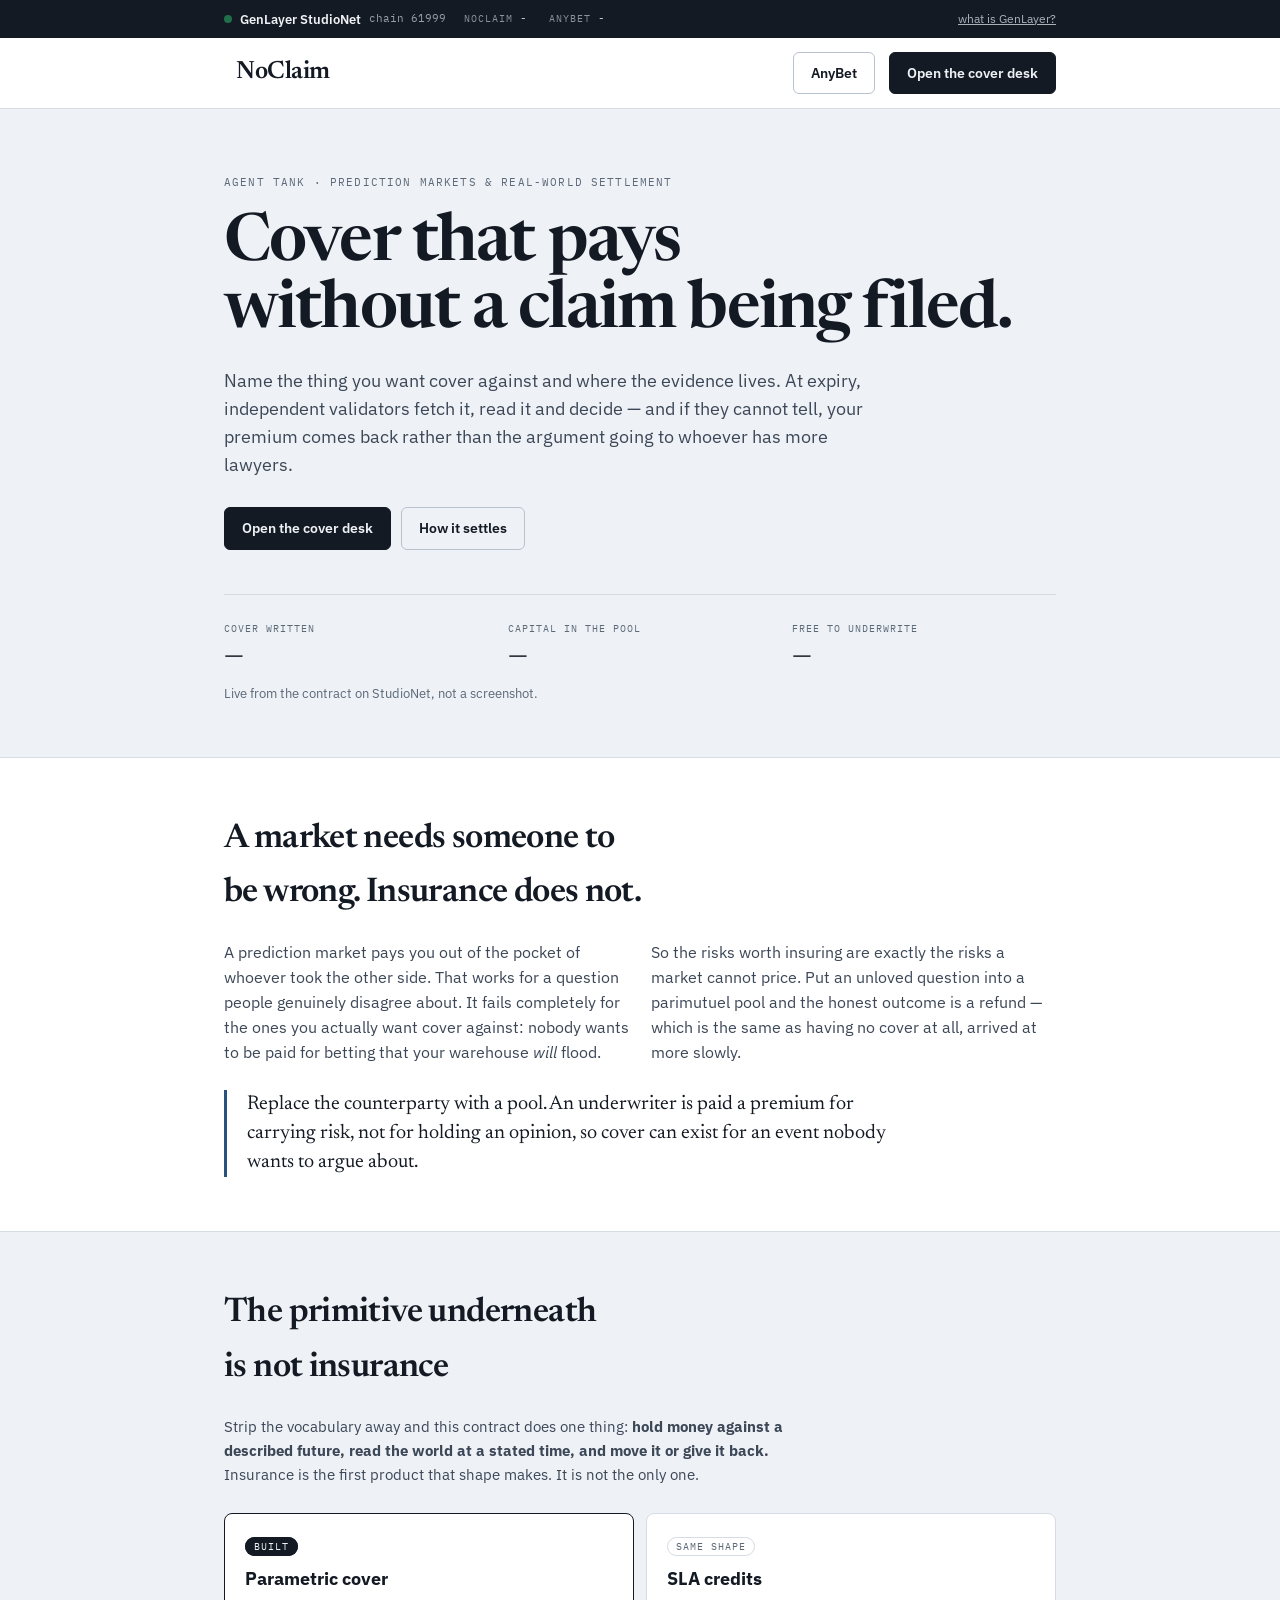
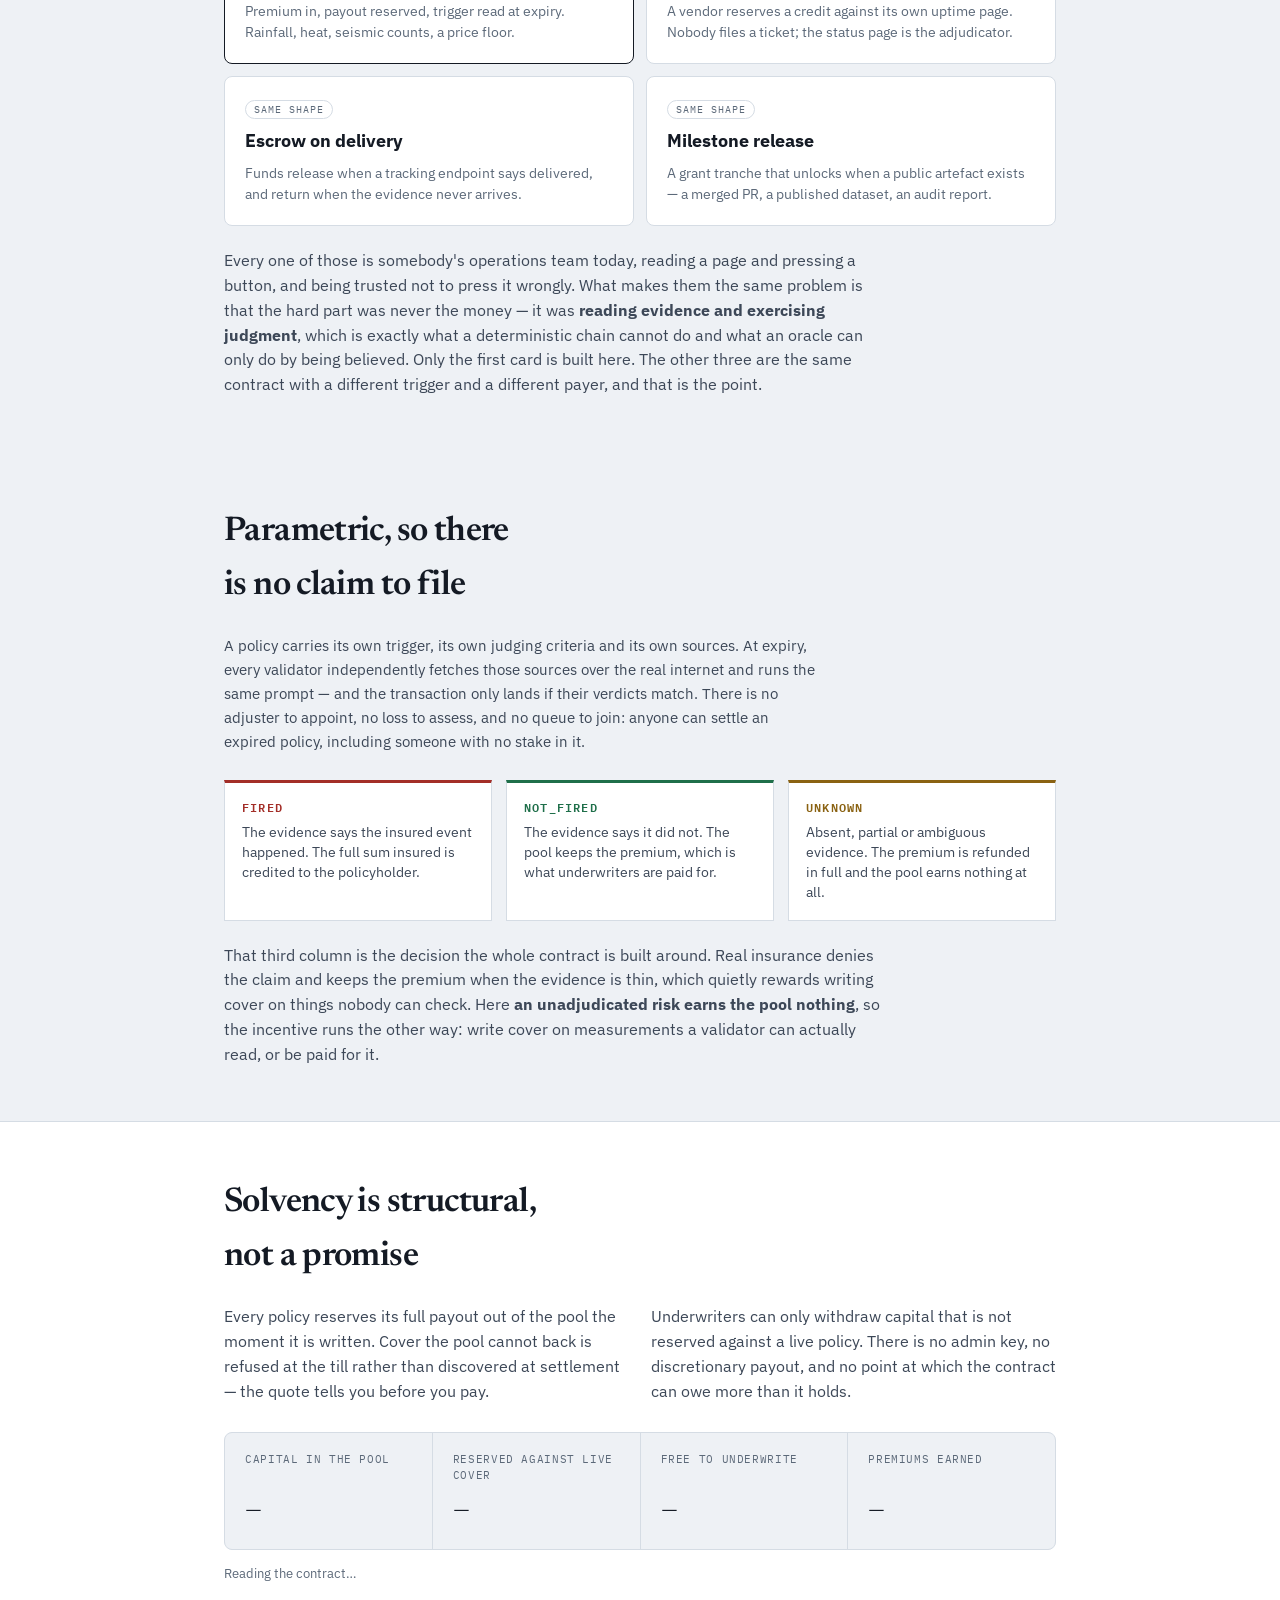
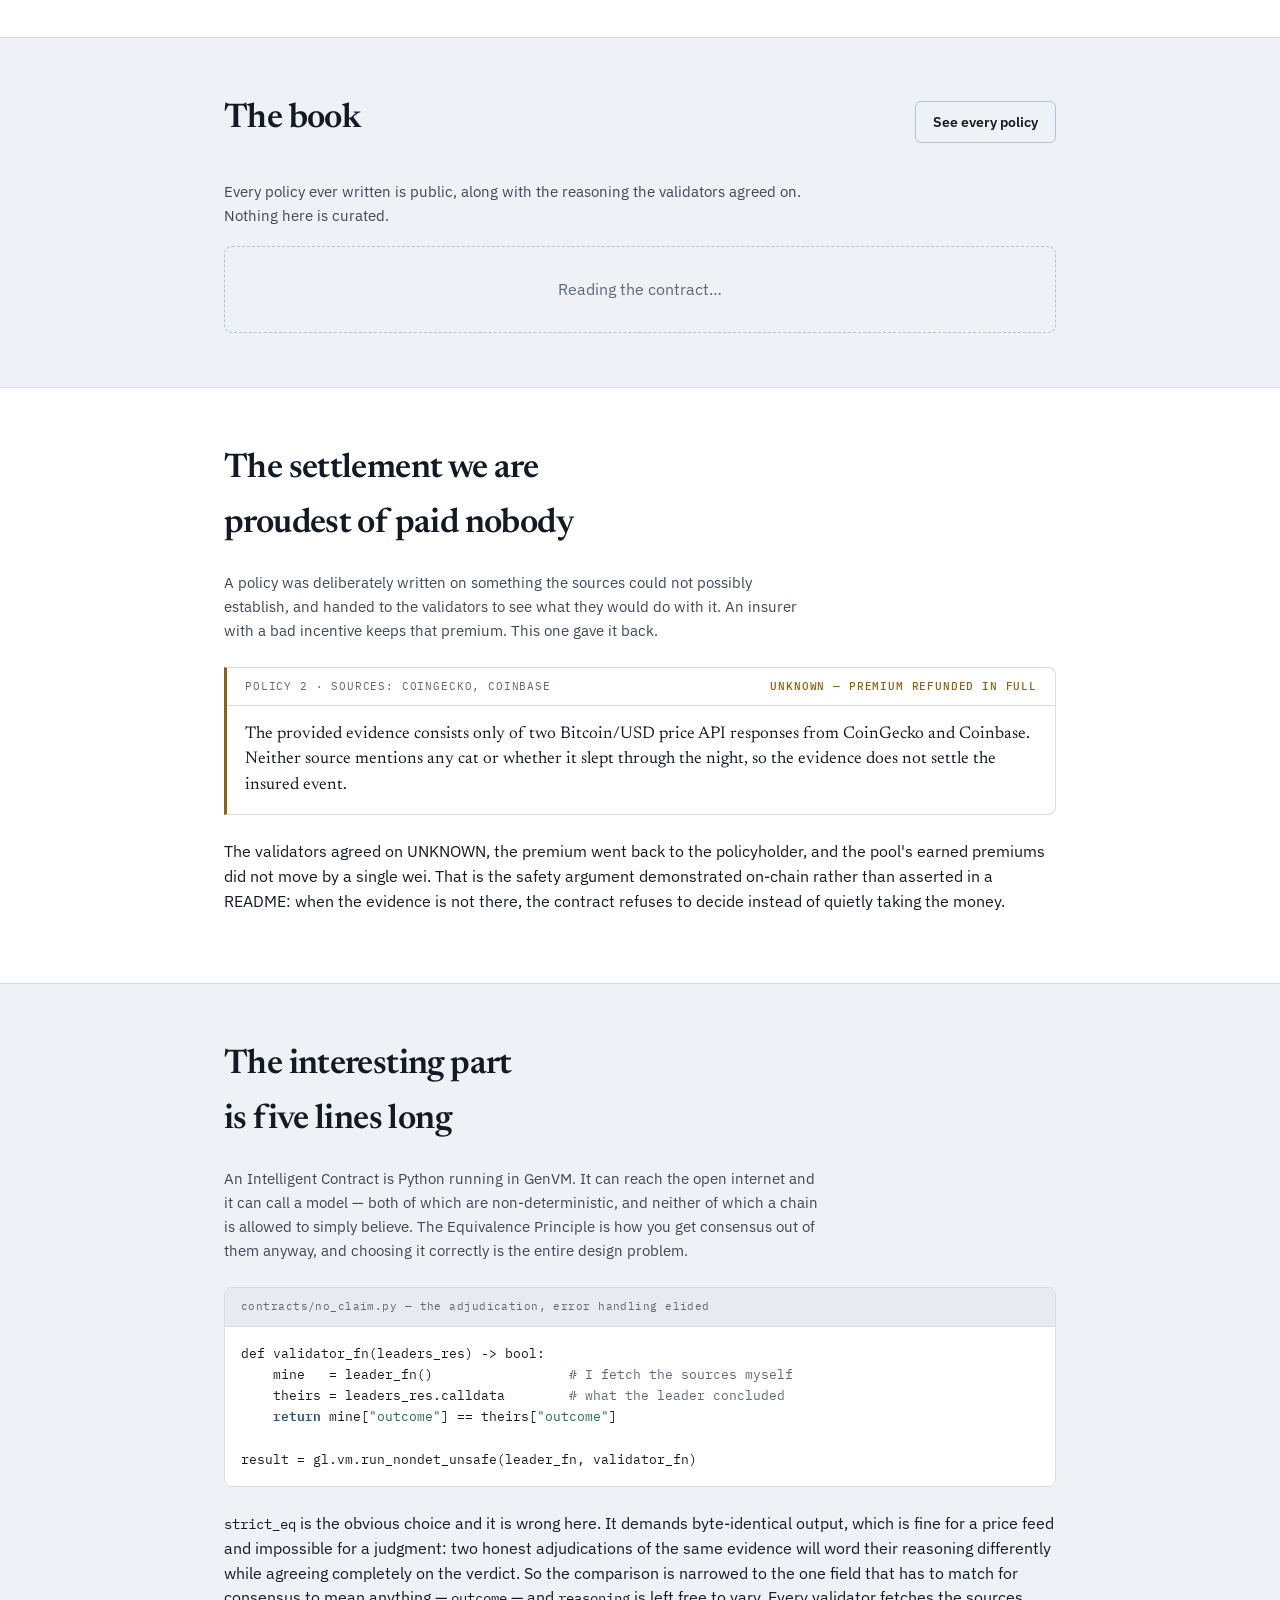
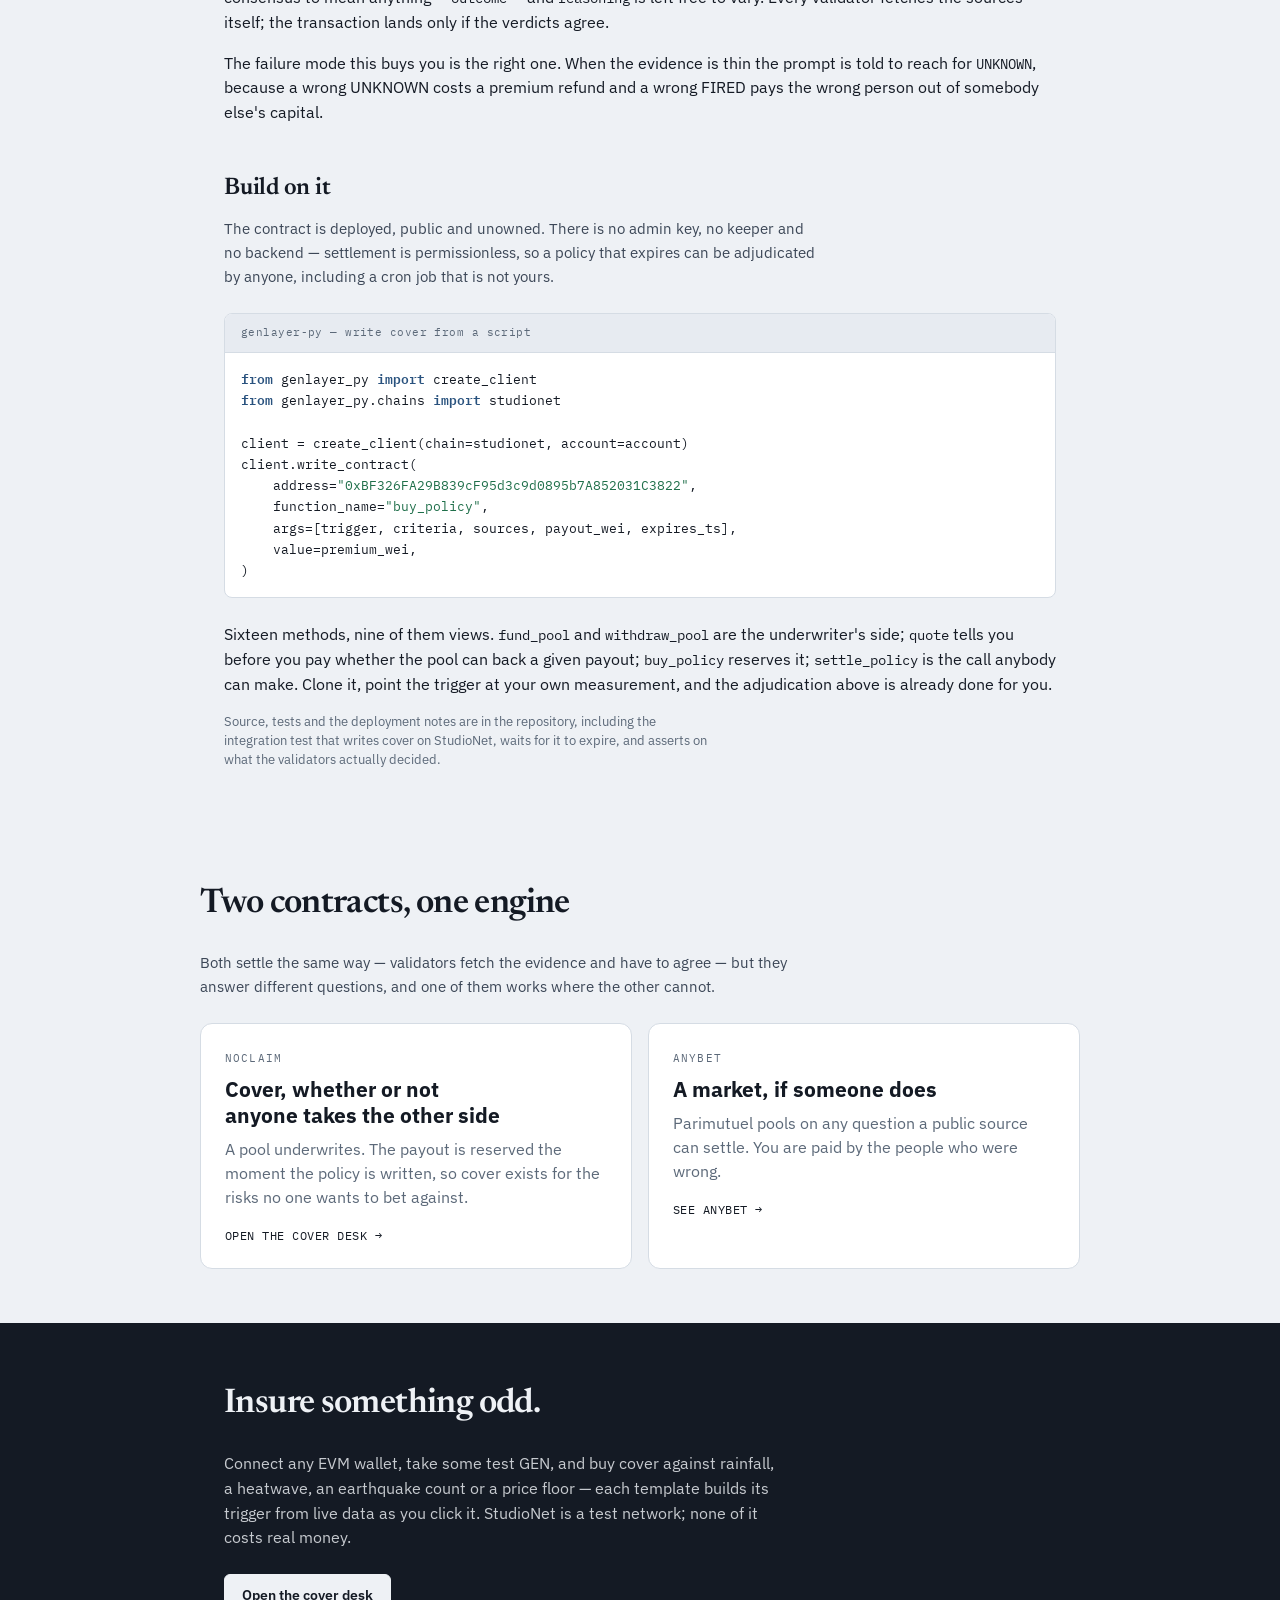
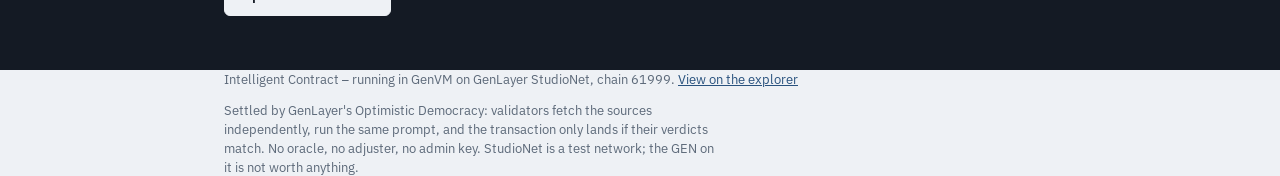
<file: frontend/index.html>
<!doctype html>
<html lang="en">
<head>
<meta charset="utf-8">
<meta name="viewport" content="width=device-width, initial-scale=1">
<title>NoClaim - cover that pays without a claim being filed</title>
<meta name="description" content="Parametric insurance on GenLayer. Name the trigger and where the evidence lives; validators read it and decide. If they cannot tell, your premium comes back in full.">
<link rel="preconnect" href="https://fonts.googleapis.com">
<link rel="preconnect" href="https://fonts.gstatic.com" crossorigin>
<link rel="stylesheet" href="https://fonts.googleapis.com/css2?family=Newsreader:ital,opsz,wght@0,6..72,400;0,6..72,500;0,6..72,600;0,6..72,700&family=IBM+Plex+Mono:wght@400;500;600&family=IBM+Plex+Sans:wght@400;500;600&display=swap">
<link rel="icon" id="favicon" href="data:,">
<link rel="stylesheet" href="styles.css">
<script type="importmap">
{
  "imports": {
    "genlayer-js": "https://esm.sh/genlayer-js@1.1.8",
    "genlayer-js/chains": "https://esm.sh/genlayer-js@1.1.8/chains",
    "genlayer-js/types": "https://esm.sh/genlayer-js@1.1.8/types"
  }
}
</script>
</head>
<body class="home">

<!-- The same bar the desks carry. This page signs nothing, so it shows no
     account - but it names the network and both contracts, because arriving
     here and arriving at the app should not tell you different things about
     where this runs. -->
<div class="netbar" id="netbar">
  <div class="wrap netbar-inner">
    <span class="net-state">
      <span class="dot"></span>
      <strong>GenLayer StudioNet</strong>
      <span class="net-id">chain 61999</span>
    </span>
    <a class="net-contract" id="net-contract-cover" href="#" target="_blank" rel="noopener" title="The NoClaim contract on the explorer">
      <span class="label">noclaim</span>
      <code id="cover-address">-</code>
    </a>
    <!-- anybet:start -->
    <a class="net-contract" id="net-contract-bet" href="#" target="_blank" rel="noopener" title="The AnyBet contract on the explorer">
      <span class="label">anybet</span>
      <code id="contract-address">-</code>
    </a>
    <!-- anybet:end -->
    <div class="netbar-right">
      <a class="link" href="https://genlayer.com" target="_blank" rel="noopener">what is GenLayer?</a>
    </div>
  </div>
</div>

<header class="home-nav">
  <div class="wrap home-nav-inner">
    <a class="lockup" href="index.html">
      <span class="mark-slot" id="mark-slot"></span>
      <span class="wordmark">NoClaim</span>
    </a>
    <nav>
      <!-- anybet:start -->
      <a class="btn-link ghost" href="anybet.html">AnyBet</a>
      <!-- anybet:end -->
      <a class="btn-link primary" href="noclaim.html">Open the cover desk</a>
    </nav>
  </div>
</header>

<main>

  <section class="hero wrap">
    <p class="eyebrow">Agent Tank &middot; Prediction Markets &amp; Real-World Settlement</p>
    <h1>Cover that pays<br>without a claim being filed.</h1>
    <p class="hero-lede">
      Name the thing you want cover against and where the evidence lives. At
      expiry, independent validators fetch it, read it and decide &mdash; and if
      they cannot tell, your premium comes back rather than the argument going
      to whoever has more lawyers.
    </p>
    <div class="hero-actions">
      <a class="btn-link primary" href="noclaim.html">Open the cover desk</a>
      <a class="btn-link ghost" href="#settles">How it settles</a>
    </div>
    <dl class="hero-stats" id="hero-stats">
      <div><dt>Cover written</dt><dd id="stat-policies">&mdash;</dd></div>
      <div><dt>Capital in the pool</dt><dd id="stat-pool">&mdash;</dd></div>
      <div><dt>Free to underwrite</dt><dd id="stat-free">&mdash;</dd></div>
    </dl>
    <p class="hero-note">Live from the contract on StudioNet, not a screenshot.</p>
  </section>

  <section class="band">
    <div class="wrap">
      <h2>A market needs someone to be wrong. Insurance does not.</h2>
      <div class="two-col">
        <p>
          A prediction market pays you out of the pocket of whoever took the
          other side. That works for a question people genuinely disagree
          about. It fails completely for the ones you actually want cover
          against: nobody wants to be paid for betting that your warehouse
          <em>will</em> flood.
        </p>
        <p>
          So the risks worth insuring are exactly the risks a market cannot
          price. Put an unloved question into a parimutuel pool and the honest
          outcome is a refund &mdash; which is the same as having no cover at
          all, arrived at more slowly.
        </p>
      </div>
      <p class="pull">
        Replace the counterparty with a pool. An underwriter is paid a premium
        for carrying risk, not for holding an opinion, so cover can exist for
        an event nobody wants to argue about.
      </p>
    </div>
  </section>

  <!-- The bigger claim, made carefully: what is built is parametric cover, and
       what it is built out of is more general than that. -->
  <section class="wrap">
    <h2>The primitive underneath is not insurance</h2>
    <p class="lede">
      Strip the vocabulary away and this contract does one thing:
      <strong>hold money against a described future, read the world at a stated
      time, and move it or give it back.</strong> Insurance is the first product
      that shape makes. It is not the only one.
    </p>

    <div class="shapes">
      <div class="shape built">
        <span class="shape-tag">built</span>
        <h3>Parametric cover</h3>
        <p>Premium in, payout reserved, trigger read at expiry. Rainfall, heat, seismic counts, a price floor.</p>
      </div>
      <div class="shape">
        <span class="shape-tag">same shape</span>
        <h3>SLA credits</h3>
        <p>A vendor reserves a credit against its own uptime page. Nobody files a ticket; the status page is the adjudicator.</p>
      </div>
      <div class="shape">
        <span class="shape-tag">same shape</span>
        <h3>Escrow on delivery</h3>
        <p>Funds release when a tracking endpoint says delivered, and return when the evidence never arrives.</p>
      </div>
      <div class="shape">
        <span class="shape-tag">same shape</span>
        <h3>Milestone release</h3>
        <p>A grant tranche that unlocks when a public artefact exists &mdash; a merged PR, a published dataset, an audit report.</p>
      </div>
    </div>

    <p class="under-verdicts">
      Every one of those is somebody's operations team today, reading a page and
      pressing a button, and being trusted not to press it wrongly. What makes
      them the same problem is that the hard part was never the money &mdash; it
      was <strong>reading evidence and exercising judgment</strong>, which is
      exactly what a deterministic chain cannot do and what an oracle can only
      do by being believed. Only the first card is built here. The other three
      are the same contract with a different trigger and a different payer, and
      that is the point.
    </p>
  </section>

  <section class="wrap" id="settles">
    <h2>Parametric, so there is no claim to file</h2>
    <p class="lede">
      A policy carries its own trigger, its own judging criteria and its own
      sources. At expiry, every validator independently fetches those sources
      over the real internet and runs the same prompt &mdash; and the
      transaction only lands if their verdicts match. There is no adjuster to
      appoint, no loss to assess, and no queue to join: anyone can settle an
      expired policy, including someone with no stake in it.
    </p>

    <div class="verdicts">
      <div class="verdict-card v-no">
        <p class="name">FIRED</p>
        <p>The evidence says the insured event happened. The full sum insured is credited to the policyholder.</p>
      </div>
      <div class="verdict-card v-yes">
        <p class="name">NOT_FIRED</p>
        <p>The evidence says it did not. The pool keeps the premium, which is what underwriters are paid for.</p>
      </div>
      <div class="verdict-card v-unknown">
        <p class="name">UNKNOWN</p>
        <p>Absent, partial or ambiguous evidence. The premium is refunded in full and the pool earns nothing at all.</p>
      </div>
    </div>

    <p class="under-verdicts">
      That third column is the decision the whole contract is built around.
      Real insurance denies the claim and keeps the premium when the evidence
      is thin, which quietly rewards writing cover on things nobody can check.
      Here <strong>an unadjudicated risk earns the pool nothing</strong>, so the
      incentive runs the other way: write cover on measurements a validator can
      actually read, or be paid for it.
    </p>
  </section>

  <section class="band">
    <div class="wrap">
      <h2>Solvency is structural, not a promise</h2>
      <div class="two-col">
        <p>
          Every policy reserves its full payout out of the pool the moment it
          is written. Cover the pool cannot back is refused at the till rather
          than discovered at settlement &mdash; the quote tells you before you
          pay.
        </p>
        <p>
          Underwriters can only withdraw capital that is not reserved against a
          live policy. There is no admin key, no discretionary payout, and no
          point at which the contract can owe more than it holds.
        </p>
      </div>
      <dl class="solvency" id="solvency">
        <div><dt>Capital in the pool</dt><dd><span id="sv-total">&mdash;</span></dd></div>
        <div><dt>Reserved against live cover</dt><dd><span id="sv-reserved">&mdash;</span></dd></div>
        <div><dt>Free to underwrite</dt><dd><span id="sv-free">&mdash;</span></dd></div>
        <div><dt>Premiums earned</dt><dd><span id="sv-earned">&mdash;</span></dd></div>
      </dl>
      <p class="fineprint" id="solvency-note">Reading the contract&hellip;</p>
    </div>
  </section>

  <section class="wrap">
    <div class="section-head">
      <h2 id="policies-heading">The book</h2>
      <a class="btn-link ghost" href="noclaim.html">See every policy</a>
    </div>
    <p class="lede">
      Every policy ever written is public, along with the reasoning the
      validators agreed on. Nothing here is curated.
    </p>
    <div id="home-policies" class="home-markets">
      <p class="empty">Reading the contract&hellip;</p>
    </div>
  </section>

  <section class="band">
    <div class="wrap">
      <h2>The settlement we are proudest of paid nobody</h2>
      <p class="lede">
        A policy was deliberately written on something the sources could not
        possibly establish, and handed to the validators to see what they would
        do with it. An insurer with a bad incentive keeps that premium. This one
        gave it back.
      </p>
      <figure class="exhibit void">
        <figcaption>
          <span>Policy 2 &middot; sources: CoinGecko, Coinbase</span>
          <span class="tag">UNKNOWN &mdash; premium refunded in full</span>
        </figcaption>
        <blockquote>
          The provided evidence consists only of two Bitcoin/USD price API
          responses from CoinGecko and Coinbase. Neither source mentions any cat
          or whether it slept through the night, so the evidence does not settle
          the insured event.
        </blockquote>
      </figure>
      <p>
        The validators agreed on UNKNOWN, the premium went back to the
        policyholder, and the pool's earned premiums did not move by a single
        wei. That is the safety argument demonstrated on-chain rather than
        asserted in a README: when the evidence is not there, the contract
        refuses to decide instead of quietly taking the money.
      </p>
    </div>
  </section>

  <!-- Devs do not want the pitch, they want the mechanism. This is the whole
       mechanism, quoted from the deployed source rather than paraphrased. -->
  <section class="wrap" id="build">
    <h2>The interesting part is five lines long</h2>
    <p class="lede">
      An Intelligent Contract is Python running in GenVM. It can reach the open
      internet and it can call a model &mdash; both of which are
      non-deterministic, and neither of which a chain is allowed to simply
      believe. The Equivalence Principle is how you get consensus out of them
      anyway, and choosing it correctly is the entire design problem.
    </p>

    <figure class="code">
      <figcaption>contracts/no_claim.py &mdash; the adjudication, error handling elided</figcaption>
      <pre><code>def validator_fn(leaders_res) -&gt; bool:
    mine   = leader_fn()                 <span class="c"># I fetch the sources myself</span>
    theirs = leaders_res.calldata        <span class="c"># what the leader concluded</span>
    <span class="k">return</span> mine[<span class="s">"outcome"</span>] == theirs[<span class="s">"outcome"</span>]

result = gl.vm.run_nondet_unsafe(leader_fn, validator_fn)</code></pre>
    </figure>

    <p>
      <code>strict_eq</code> is the obvious choice and it is wrong here. It
      demands byte-identical output, which is fine for a price feed and
      impossible for a judgment: two honest adjudications of the same evidence
      will word their reasoning differently while agreeing completely on the
      verdict. So the comparison is narrowed to the one field that has to match
      for consensus to mean anything &mdash; <code>outcome</code> &mdash; and
      <code>reasoning</code> is left free to vary. Every validator fetches the
      sources itself; the transaction lands only if the verdicts agree.
    </p>
    <p>
      The failure mode this buys you is the right one. When the evidence is
      thin the prompt is told to reach for <code>UNKNOWN</code>, because a wrong
      UNKNOWN costs a premium refund and a wrong FIRED pays the wrong person out
      of somebody else's capital.
    </p>

    <h3 class="build-h3">Build on it</h3>
    <p class="lede">
      The contract is deployed, public and unowned. There is no admin key, no
      keeper and no backend &mdash; settlement is permissionless, so a policy
      that expires can be adjudicated by anyone, including a cron job that is
      not yours.
    </p>

    <figure class="code">
      <figcaption>genlayer-py &mdash; write cover from a script</figcaption>
      <pre><code><span class="k">from</span> genlayer_py <span class="k">import</span> create_client
<span class="k">from</span> genlayer_py.chains <span class="k">import</span> studionet

client = create_client(chain=studionet, account=account)
client.write_contract(
    address=<span class="s">"0xBF326FA29B839cF95d3c9d0895b7A852031C3822"</span>,
    function_name=<span class="s">"buy_policy"</span>,
    args=[trigger, criteria, sources, payout_wei, expires_ts],
    value=premium_wei,
)</code></pre>
    </figure>

    <p>
      Sixteen methods, nine of them views. <code>fund_pool</code> and
      <code>withdraw_pool</code> are the underwriter's side;
      <code>quote</code> tells you before you pay whether the pool can back a
      given payout; <code>buy_policy</code> reserves it; <code>settle_policy</code>
      is the call anybody can make. Clone it, point the trigger at your own
      measurement, and the adjudication above is already done for you.
    </p>
    <p class="fineprint">
      Source, tests and the deployment notes are in the repository, including
      the integration test that writes cover on StudioNet, waits for it to
      expire, and asserts on what the validators actually decided.
    </p>
  </section>

  <!-- anybet:start -->
  <section class="wrap products">
    <h2>Two contracts, one engine</h2>
    <p class="lede">
      Both settle the same way &mdash; validators fetch the evidence and have to
      agree &mdash; but they answer different questions, and one of them works
      where the other cannot.
    </p>
    <div class="product-grid">
      <a class="product" href="noclaim.html">
        <span class="eyebrow">NoClaim</span>
        <h3>Cover, whether or not anyone takes the other side</h3>
        <p>
          A pool underwrites. The payout is reserved the moment the policy is
          written, so cover exists for the risks no one wants to bet against.
        </p>
        <span class="product-go">Open the cover desk</span>
      </a>
      <a class="product" href="anybet.html">
        <span class="eyebrow">AnyBet</span>
        <h3>A market, if someone does</h3>
        <p>
          Parimutuel pools on any question a public source can settle. You are
          paid by the people who were wrong.
        </p>
        <span class="product-go">See AnyBet</span>
      </a>
    </div>
  </section>
  <!-- anybet:end -->

  <section class="cta">
    <div class="wrap">
      <h2>Insure something odd.</h2>
      <p>
        Connect any EVM wallet, take some test GEN, and buy cover against
        rainfall, a heatwave, an earthquake count or a price floor &mdash; each
        template builds its trigger from live data as you click it. StudioNet is
        a test network; none of it costs real money.
      </p>
      <a class="btn-link primary" href="noclaim.html">Open the cover desk</a>
    </div>
  </section>

</main>

<footer class="wrap">
  <p>
    Intelligent Contract <code id="footer-address">&mdash;</code> running in
    GenVM on GenLayer StudioNet, chain 61999.
    <a id="explorer-link" href="#" target="_blank" rel="noopener">View on the explorer</a>
  </p>
  <p class="fineprint">
    Settled by GenLayer's Optimistic Democracy: validators fetch the sources
    independently, run the same prompt, and the transaction only lands if their
    verdicts match. No oracle, no adjuster, no admin key. StudioNet is a test
    network; the GEN on it is not worth anything.
  </p>
</footer>

<script type="module" src="home.js"></script>
</body>
</html>
</file>
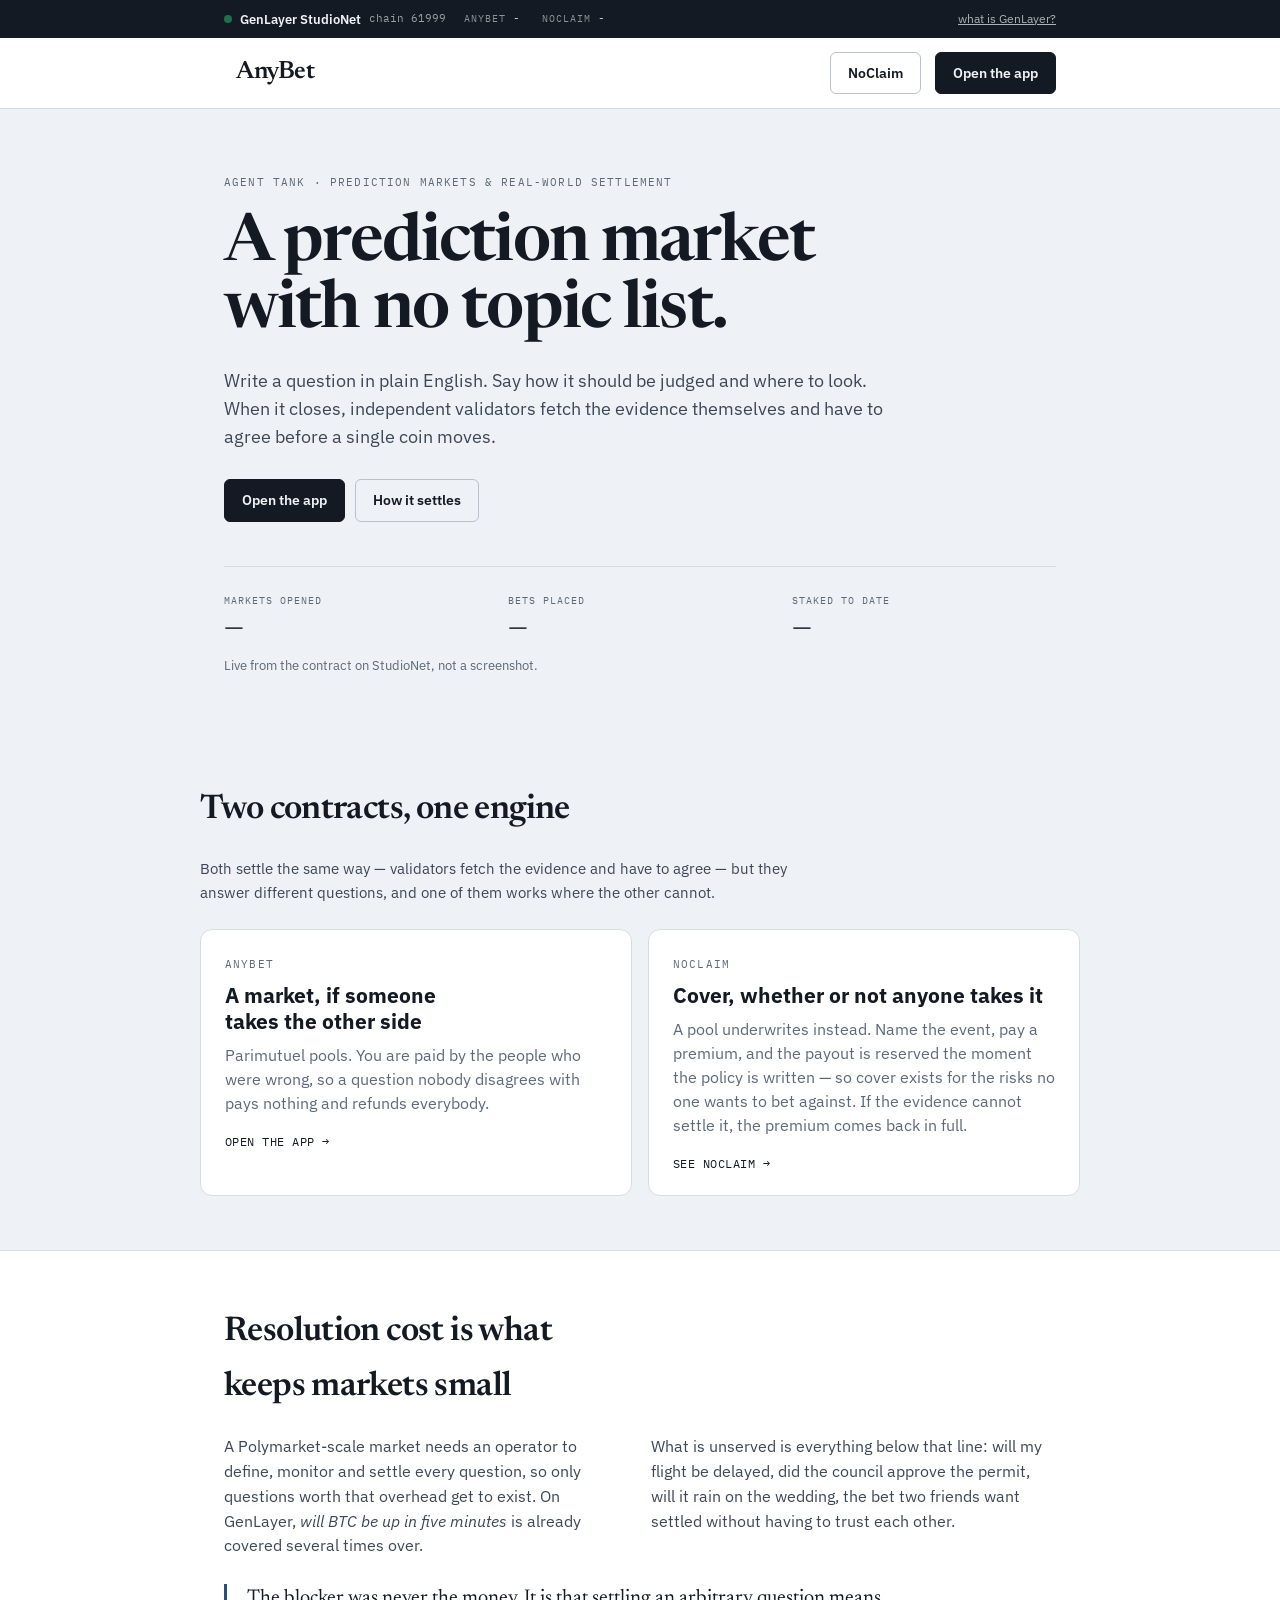
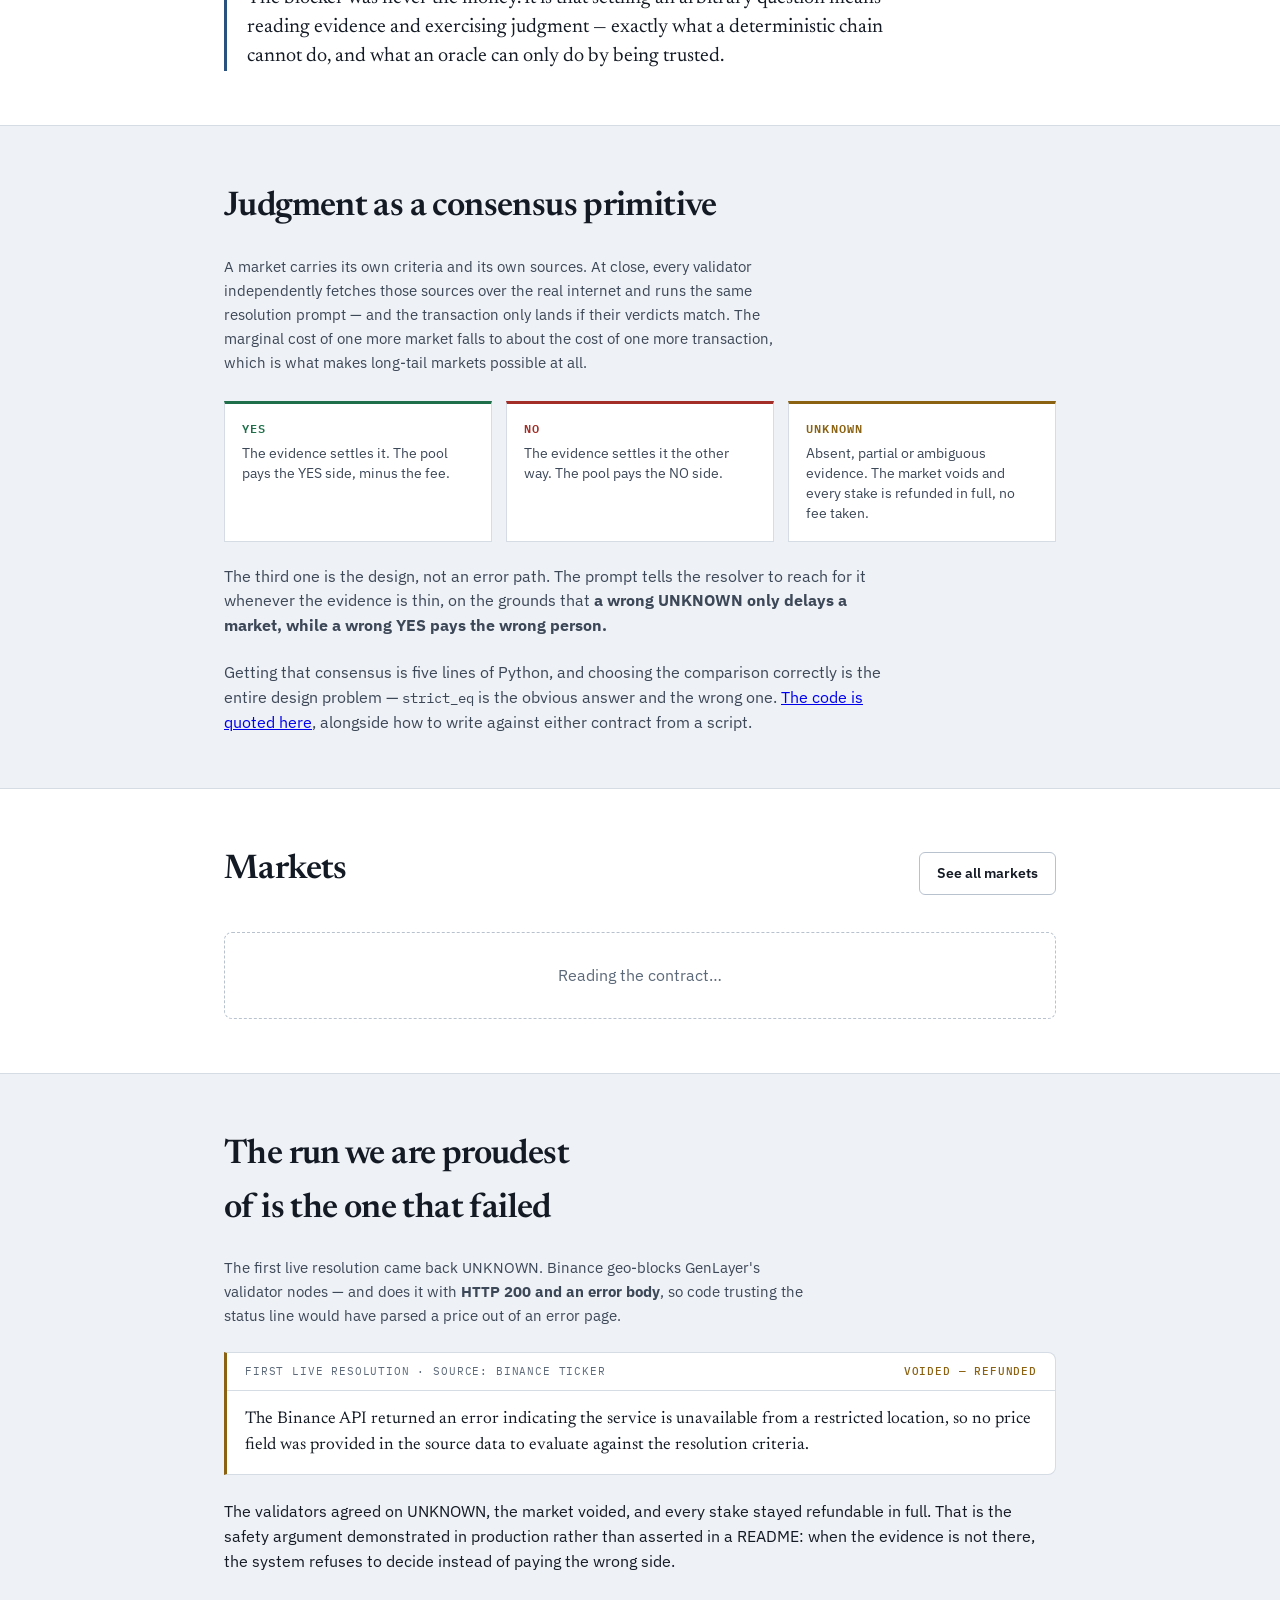
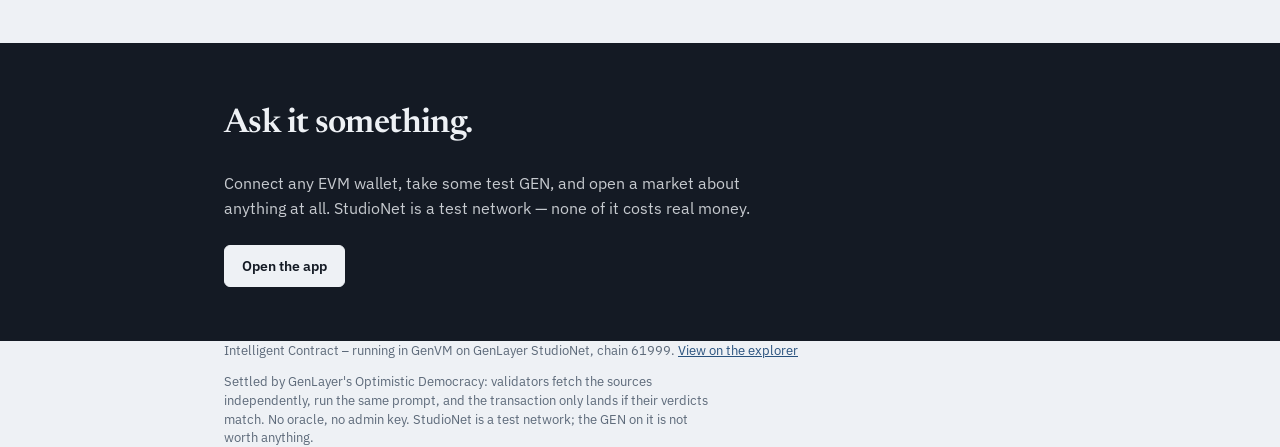
<file: frontend/anybet.html>
<!doctype html>
<html lang="en">
<head>
<meta charset="utf-8">
<meta name="viewport" content="width=device-width, initial-scale=1">
<title>AnyBet - a prediction market with no topic list</title>
<meta name="description" content="Ask any question in plain English, say how it should be judged, and GenLayer validators settle it from live evidence.">
<link rel="preconnect" href="https://fonts.googleapis.com">
<link rel="preconnect" href="https://fonts.gstatic.com" crossorigin>
<link rel="stylesheet" href="https://fonts.googleapis.com/css2?family=Newsreader:ital,opsz,wght@0,6..72,400;0,6..72,500;0,6..72,600;0,6..72,700;1,6..72,400&family=IBM+Plex+Mono:wght@400;500;600&family=IBM+Plex+Sans:wght@400;500;600&display=swap">
<link rel="icon" id="favicon" href="data:,">
<link rel="stylesheet" href="styles.css">
<script type="importmap">
{
  "imports": {
    "genlayer-js": "https://esm.sh/genlayer-js@1.1.8",
    "genlayer-js/chains": "https://esm.sh/genlayer-js@1.1.8/chains"
  }
}
</script>
</head>
<body class="home">

<!-- The same bar the two apps carry. This page signs nothing, so it shows no
     account - but it names the network and both contracts, because arriving
     here and arriving at the app should not tell you different things about
     where this runs. -->
<div class="netbar" id="netbar">
  <div class="wrap netbar-inner">
    <span class="net-state">
      <span class="dot"></span>
      <strong>GenLayer StudioNet</strong>
      <span class="net-id">chain 61999</span>
    </span>
    <a class="net-contract" id="net-contract-bet" href="#" target="_blank" rel="noopener" title="The AnyBet contract on the explorer">
      <span class="label">anybet</span>
      <code id="contract-address">-</code>
    </a>
    <!-- noclaim:start -->
    <a class="net-contract" id="net-contract-cover" href="#" target="_blank" rel="noopener" title="The NoClaim contract on the explorer">
      <span class="label">noclaim</span>
      <code id="cover-address">-</code>
    </a>
    <!-- noclaim:end -->
    <div class="netbar-right">
      <a class="link" href="https://genlayer.com" target="_blank" rel="noopener">what is GenLayer?</a>
    </div>
  </div>
</div>

<header class="home-nav">
  <div class="wrap home-nav-inner">
    <a class="lockup" href="anybet.html">
      <span class="mark-slot" id="mark-slot"></span>
      <span class="wordmark">AnyBet</span>
    </a>
    <nav>
      <!-- noclaim:start -->
      <a class="btn-link ghost" href="index.html">NoClaim</a>
      <!-- noclaim:end -->
      <a class="btn-link primary" href="app.html">Open the app</a>
    </nav>
  </div>
</header>

<main>

  <section class="hero wrap">
    <p class="eyebrow">Agent Tank &middot; Prediction Markets &amp; Real-World Settlement</p>
    <h1>A prediction market<br>with no topic list.</h1>
    <p class="hero-lede">
      Write a question in plain English. Say how it should be judged and where to
      look. When it closes, independent validators fetch the evidence themselves
      and have to agree before a single coin moves.
    </p>
    <div class="hero-actions">
      <a class="btn-link primary" href="app.html">Open the app</a>
      <a class="btn-link ghost" href="#how">How it settles</a>
    </div>
    <dl class="hero-stats" id="hero-stats">
      <div><dt>Markets opened</dt><dd id="stat-markets">&mdash;</dd></div>
      <div><dt>Bets placed</dt><dd id="stat-bets">&mdash;</dd></div>
      <div><dt>Staked to date</dt><dd id="stat-volume">&mdash;</dd></div>
    </dl>
    <p class="hero-note">Live from the contract on StudioNet, not a screenshot.</p>
  </section>

  <!-- noclaim:start -->
  <!-- NoClaim was a footnote here for too long. It is the half of this that
       does not need a counterparty, which is the more interesting half. -->
  <section class="wrap products">
    <h2>Two contracts, one engine</h2>
    <p class="lede">
      Both settle the same way &mdash; validators fetch the evidence and have to
      agree &mdash; but they answer different questions, and one of them works
      where the other cannot.
    </p>
    <div class="product-grid">
      <a class="product" href="app.html">
        <span class="eyebrow">AnyBet</span>
        <h3>A market, if someone takes the other side</h3>
        <p>
          Parimutuel pools. You are paid by the people who were wrong, so a
          question nobody disagrees with pays nothing and refunds everybody.
        </p>
        <span class="product-go">Open the app</span>
      </a>
      <a class="product" href="index.html">
        <span class="eyebrow">NoClaim</span>
        <h3>Cover, whether or not anyone takes it</h3>
        <p>
          A pool underwrites instead. Name the event, pay a premium, and the
          payout is reserved the moment the policy is written &mdash; so cover
          exists for the risks no one wants to bet against. If the evidence
          cannot settle it, the premium comes back in full.
        </p>
        <span class="product-go">See NoClaim</span>
      </a>
    </div>
  </section>
  <!-- noclaim:end -->

  <section class="band">
    <div class="wrap">
      <h2>Resolution cost is what keeps markets small</h2>
      <div class="two-col">
        <p>
          A Polymarket-scale market needs an operator to define, monitor and
          settle every question, so only questions worth that overhead get to
          exist. On GenLayer, <em>will BTC be up in five minutes</em> is already
          covered several times over.
        </p>
        <p>
          What is unserved is everything below that line: will my flight be
          delayed, did the council approve the permit, will it rain on the
          wedding, the bet two friends want settled without having to trust each
          other.
        </p>
      </div>
      <p class="pull">
        The blocker was never the money. It is that settling an arbitrary
        question means reading evidence and exercising judgment &mdash; exactly
        what a deterministic chain cannot do, and what an oracle can only do by
        being trusted.
      </p>
    </div>
  </section>

  <section class="wrap" id="how">
    <h2>Judgment as a consensus primitive</h2>
    <p class="lede">
      A market carries its own criteria and its own sources. At close, every
      validator independently fetches those sources over the real internet and
      runs the same resolution prompt &mdash; and the transaction only lands if
      their verdicts match. The marginal cost of one more market falls to about
      the cost of one more transaction, which is what makes long-tail markets
      possible at all.
    </p>

    <div class="verdicts">
      <div class="verdict-card v-yes">
        <p class="name">YES</p>
        <p>The evidence settles it. The pool pays the YES side, minus the fee.</p>
      </div>
      <div class="verdict-card v-no">
        <p class="name">NO</p>
        <p>The evidence settles it the other way. The pool pays the NO side.</p>
      </div>
      <div class="verdict-card v-unknown">
        <p class="name">UNKNOWN</p>
        <p>Absent, partial or ambiguous evidence. The market voids and every stake is refunded in full, no fee taken.</p>
      </div>
    </div>

    <p class="under-verdicts">
      The third one is the design, not an error path. The prompt tells the
      resolver to reach for it whenever the evidence is thin, on the grounds that
      <strong>a wrong UNKNOWN only delays a market, while a wrong YES pays the
      wrong person.</strong>
    </p>
    <p class="under-verdicts">
      Getting that consensus is five lines of Python, and choosing the
      comparison correctly is the entire design problem &mdash;
      <code>strict_eq</code> is the obvious answer and the wrong one.
      <!-- noclaim:start -->
      <a href="index.html#build">The code is quoted here</a>, alongside how to
      write against either contract from a script.
      <!-- noclaim:end -->
    </p>
  </section>

  <section class="band">
    <div class="wrap">
      <div class="section-head">
        <h2 id="markets-heading">Markets</h2>
        <a class="btn-link ghost" href="app.html">See all markets</a>
      </div>
      <div id="home-markets" class="home-markets">
        <p class="empty">Reading the contract&hellip;</p>
      </div>
    </div>
  </section>

  <section class="wrap">
    <h2>The run we are proudest of is the one that failed</h2>
    <p class="lede">
      The first live resolution came back UNKNOWN. Binance geo-blocks GenLayer's
      validator nodes &mdash; and does it with <strong>HTTP 200 and an error
      body</strong>, so code trusting the status line would have parsed a price
      out of an error page.
    </p>
    <figure class="exhibit void">
      <figcaption>
        <span>First live resolution &middot; source: Binance ticker</span>
        <span class="tag">Voided &mdash; refunded</span>
      </figcaption>
      <blockquote>
        The Binance API returned an error indicating the service is unavailable
        from a restricted location, so no price field was provided in the source
        data to evaluate against the resolution criteria.
      </blockquote>
    </figure>
    <p>
      The validators agreed on UNKNOWN, the market voided, and every stake stayed
      refundable in full. That is the safety argument demonstrated in production
      rather than asserted in a README: when the evidence is not there, the
      system refuses to decide instead of paying the wrong side.
    </p>
  </section>

  <section class="cta">
    <div class="wrap">
      <h2>Ask it something.</h2>
      <p>
        Connect any EVM wallet, take some test GEN, and open a market about
        anything at all. StudioNet is a test network &mdash; none of it costs
        real money.
      </p>
      <a class="btn-link primary" href="app.html">Open the app</a>
    </div>
  </section>

</main>

<footer class="wrap">
  <p>
    Intelligent Contract <code id="contract-address">&mdash;</code> running in
    GenVM on GenLayer StudioNet, chain 61999.
    <a id="explorer-link" href="#" target="_blank" rel="noopener">View on the explorer</a>
  </p>
  <p class="fineprint">
    Settled by GenLayer's Optimistic Democracy: validators fetch the sources
    independently, run the same prompt, and the transaction only lands if their
    verdicts match. No oracle, no admin key. StudioNet is a test network; the GEN
    on it is not worth anything.
  </p>
</footer>

<script type="module" src="anybet-home.js"></script>
</body>
</html>
</file>
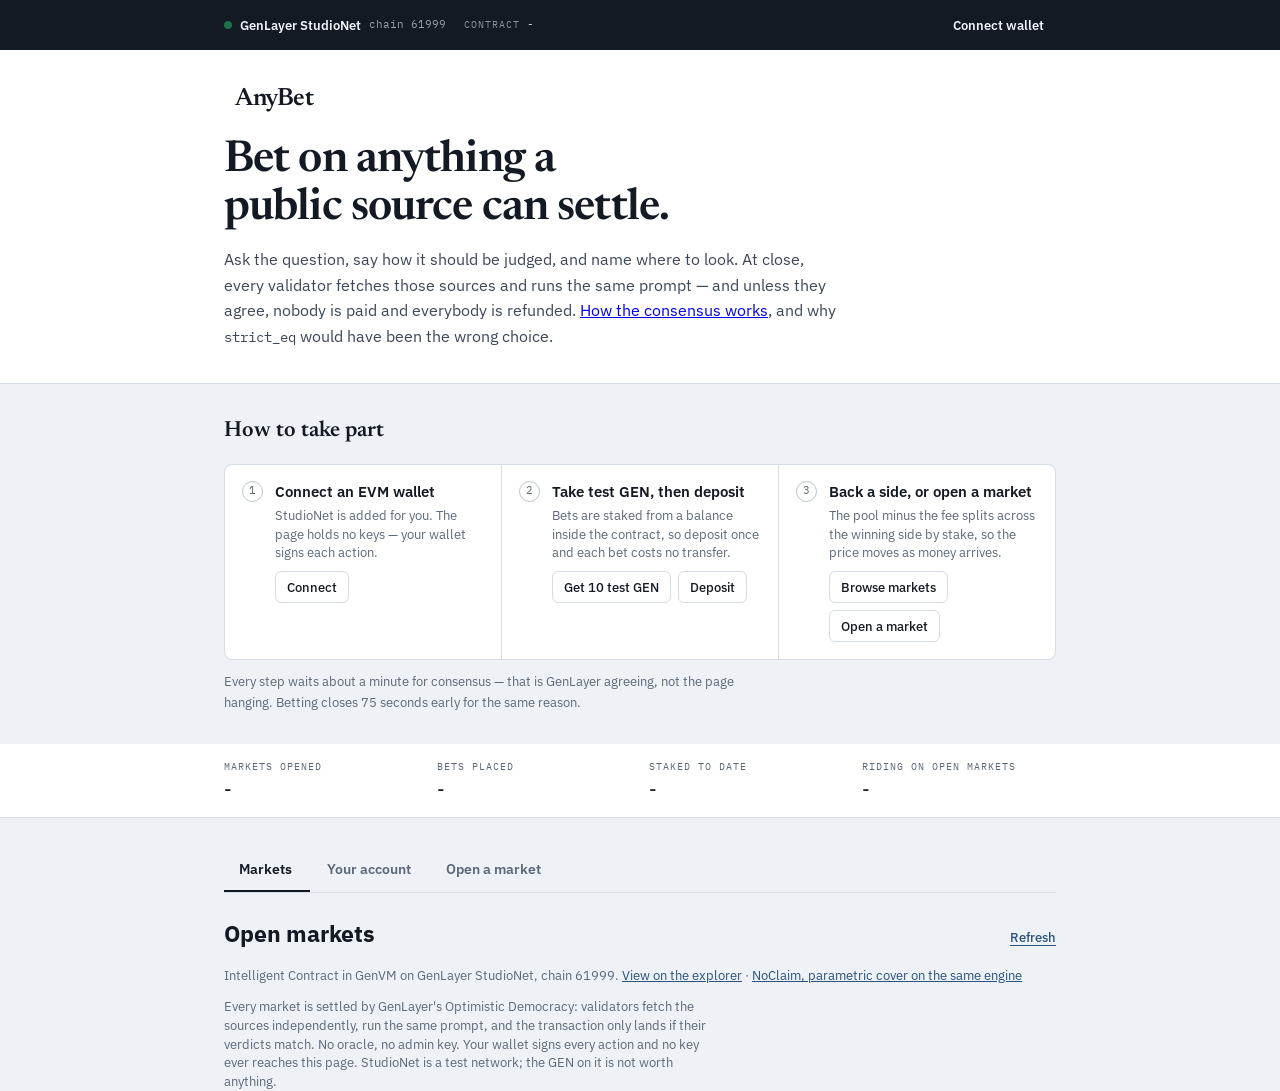
<file: frontend/app.html>
<!doctype html>
<html lang="en">
<head>
<meta charset="utf-8">
<meta name="viewport" content="width=device-width, initial-scale=1">
<title>AnyBet - bet on anything, settled by AI consensus</title>
<meta name="description" content="Parimutuel markets on GenLayer. Ask anything, say how it should be judged, and validators settle it from the evidence.">
<link rel="preconnect" href="https://fonts.googleapis.com">
<link rel="preconnect" href="https://fonts.gstatic.com" crossorigin>
<link rel="stylesheet" href="https://fonts.googleapis.com/css2?family=Newsreader:ital,opsz,wght@0,6..72,400;0,6..72,500;0,6..72,600;0,6..72,700&family=IBM+Plex+Mono:wght@400;500;600&family=IBM+Plex+Sans:wght@400;500;600&display=swap">
<link rel="icon" id="favicon" href="data:,">
<link rel="stylesheet" href="styles.css">
<script type="importmap">
{
  "imports": {
    "genlayer-js": "https://esm.sh/genlayer-js@1.1.8",
    "genlayer-js/chains": "https://esm.sh/genlayer-js@1.1.8/chains",
    "genlayer-js/types": "https://esm.sh/genlayer-js@1.1.8/types"
  }
}
</script>
</head>
<body class="desk">

<!-- noclaim:start -->
<!-- Same bar as the cover desk, deliberately. These are two contracts on one
     chain, and a wallet that wandered off it breaks both the same way. -->
<!-- noclaim:end -->
<div class="netbar" id="netbar">
  <div class="wrap netbar-inner">
    <span class="net-state" id="net-state">
      <span class="dot" id="net-dot"></span>
      <strong id="net-name">GenLayer StudioNet</strong>
      <span class="net-id" id="net-id">chain 61999</span>
    </span>
    <a class="net-contract" id="net-contract" href="#" target="_blank" rel="noopener" title="View the contract on the explorer">
      <span class="label">contract</span>
      <code id="contract-address">-</code>
    </a>
    <div class="netbar-right">
      <button id="btn-switch-chain" class="warnbtn" hidden>Switch to StudioNet</button>
      <span class="net-account" id="net-account" hidden>
        <code id="wallet-address">-</code>
        <button id="btn-signout" class="link">disconnect</button>
      </span>
      <button id="btn-connect" class="primary small">Connect wallet</button>
    </div>
  </div>
</div>

<header class="hero">
  <div class="wrap">
    <a class="lockup" href="anybet.html" title="Back to the AnyBet overview">
      <span class="mark-slot" id="mark-slot"></span>
      <span class="wordmark">AnyBet</span>
    </a>
    <h1>Bet on anything a public source can settle.</h1>
    <p class="hero-lede">
      Ask the question, say how it should be judged, and name where to look. At
      close, every validator fetches those sources and runs the same prompt
      &mdash; and unless they agree, nobody is paid and everybody is refunded.
      <a href="anybet.html#how">How the consensus works</a>, and why
      <code>strict_eq</code> would have been the wrong choice.
    </p>
  </div>
</header>

<!-- Where you are, in three concrete steps, ticked off from real state. -->
<section class="wrap start" id="start">
  <div class="start-head">
    <h2>How to take part</h2>
    <span class="start-progress" id="start-progress"></span>
  </div>
  <ol class="steps-live" id="steps-live">
    <li id="step-connect">
      <span class="tick"></span>
      <div>
        <h3>Connect an EVM wallet</h3>
        <p>StudioNet is added for you. The page holds no keys &mdash; your wallet signs each action.</p>
        <button class="ghost small" id="step-connect-btn">Connect</button>
      </div>
    </li>
    <li id="step-gen">
      <span class="tick"></span>
      <div>
        <h3>Take test GEN, then deposit</h3>
        <p>Bets are staked from a balance inside the contract, so deposit once and each bet costs no transfer.</p>
        <div class="step-actions">
          <button class="ghost small" id="step-gen-btn">Get 10 test GEN</button>
          <button class="ghost small" id="step-deposit-btn">Deposit</button>
        </div>
      </div>
    </li>
    <li id="step-act">
      <span class="tick"></span>
      <div>
        <h3>Back a side, or open a market</h3>
        <p>The pool minus the fee splits across the winning side by stake, so the price moves as money arrives.</p>
        <div class="step-actions">
          <button class="ghost small" id="step-bet-btn">Browse markets</button>
          <button class="ghost small" id="step-create-btn">Open a market</button>
        </div>
      </div>
    </li>
  </ol>
  <p class="guide-note">
    Every step waits about a minute for consensus &mdash; that is GenLayer
    agreeing, not the page hanging. Betting closes 75 seconds early for the
    same reason.
  </p>
</section>

<div class="stats-strip">
  <div class="wrap stats" id="stats">
    <div><dt>Markets opened</dt><dd id="stat-markets">-</dd></div>
    <div><dt>Bets placed</dt><dd id="stat-bets">-</dd></div>
    <div><dt>Staked to date</dt><dd id="stat-volume">-</dd></div>
    <div><dt>Riding on open markets</dt><dd id="stat-atrisk">-</dd></div>
  </div>
</div>

<main class="wrap">

  <div class="tabs" role="tablist">
    <button class="tab active" data-tab="markets" role="tab">Markets <span class="count" id="tab-markets-count"></span></button>
    <button class="tab" data-tab="account" role="tab">Your account <span class="count" id="tab-claim-count"></span></button>
    <button class="tab" data-tab="create" role="tab">Open a market</button>
  </div>

  <!-- Markets -->
  <section class="tabpanel active" id="panel-markets">
    <div class="section-head">
      <h2>Open markets</h2>
      <button id="btn-refresh" class="link">Refresh</button>
    </div>
    <div id="markets"></div>
  </section>

  <!-- Your account -->
  <section class="tabpanel" id="panel-account">
    <div class="collect-banner" id="claimable-panel" hidden>
      <div>
        <strong>Ready to collect</strong>
        <p class="fineprint">Winnings are recorded, not pushed. You claim them, which is what makes a win something you noticed.</p>
      </div>
    </div>
    <div id="claimable-list"></div>

    <div class="panel">
      <h2>Your balances</h2>
      <p class="lede">
        Two balances, because they do different jobs. Gas sits in your wallet
        and pays for transactions; the deposited balance sits in the contract
        and is what bets are staked from.
      </p>
      <dl class="mine-summary">
        <div><dt>In your wallet (gas)</dt><dd><span id="wallet-gas">-</span> <span class="unit">GEN</span></dd></div>
        <div><dt>Deposited for betting</dt><dd><span id="wallet-balance">-</span> <span class="unit">GEN</span></dd></div>
      </dl>
      <div class="account-actions" id="account-actions">
        <button id="btn-fund" class="ghost">Get test GEN</button>
        <button id="btn-deposit" class="primary">Deposit</button>
        <button id="btn-withdraw" class="ghost">Withdraw</button>
      </div>
      <p class="fineprint" id="signer-note"></p>
    </div>
  </section>

  <!-- Open a market -->
  <section class="tabpanel" id="panel-create">
    <div class="panel">
      <h2>Open a market</h2>
      <p class="lede">
        Ask anything, as long as you say how it should be judged and where to look.
        At close, every validator fetches your sources and runs the same prompt.
        They have to agree, or nobody is paid and everybody is refunded.
      </p>

      <div class="templates">
        <span class="eyebrow">Start from a worked example</span>
        <div class="template-chips" id="template-chips"></div>
        <p class="fineprint" id="template-note">
          Each one is built from live data at the moment you click it, so the
          question is genuinely open when you post it.
        </p>
      </div>

      <form id="create-form">
        <label>
          Question
          <input id="f-question" maxlength="300" required
                 placeholder="Will Hanoi see rain tomorrow?">
        </label>
        <label>
          How should this be decided?
          <textarea id="f-criteria" maxlength="600" rows="3" required
                    placeholder="Name the exact field to read and the threshold. Say what counts as UNKNOWN."></textarea>
        </label>
        <label>
          Sources to check <span class="hint-inline">up to 3, comma separated</span>
          <input id="f-sources" spellcheck="false"
                 placeholder="https://api.coingecko.com/api/v3/simple/price?ids=bitcoin&vs_currencies=usd">
        </label>
        <div class="source-tools">
          <button type="button" id="btn-check-sources" class="ghost small">Check sources now</button>
          <span class="warn" id="source-warning" hidden></span>
        </div>
        <div id="source-preview" class="source-preview" hidden></div>

        <div class="row">
          <label>
            Closes in
            <select id="f-window">
              <option value="6">6 minutes</option>
              <option value="15">15 minutes</option>
              <option value="60" selected>1 hour</option>
              <option value="360">6 hours</option>
              <option value="1440">1 day</option>
              <option value="10080">1 week</option>
            </select>
          </label>
          <label>
            Minimum bet <span class="hint-inline">GEN</span>
            <input id="f-minbet" type="number" step="0.001" min="0.001" value="0.01">
          </label>
          <label>
            Fee <span class="hint-inline">%</span>
            <input id="f-fee" type="number" step="0.1" min="0" max="10" value="3">
          </label>
        </div>
        <button type="submit" id="btn-create" class="primary">Open this market</button>
        <p class="fineprint" id="create-hint"></p>
      </form>
    </div>
  </section>

</main>

<footer class="wrap">
  <p>
    Intelligent Contract in GenVM on GenLayer StudioNet, chain 61999.
    <a id="explorer-link" href="#" target="_blank" rel="noopener">View on the explorer</a>
    <!-- noclaim:start -->&middot; <a href="noclaim.html">NoClaim, parametric cover on the same engine</a><!-- noclaim:end -->
  </p>
  <p class="fineprint">
    Every market is settled by GenLayer's Optimistic Democracy: validators fetch
    the sources independently, run the same prompt, and the transaction only
    lands if their verdicts match. No oracle, no admin key.
    Your wallet signs every action and no key ever reaches this page. StudioNet
    is a test network; the GEN on it is not worth anything.
  </p>
</footer>

<div id="toast" class="toast" hidden></div>

<script type="module" src="app.js"></script>
</body>
</html>
</file>
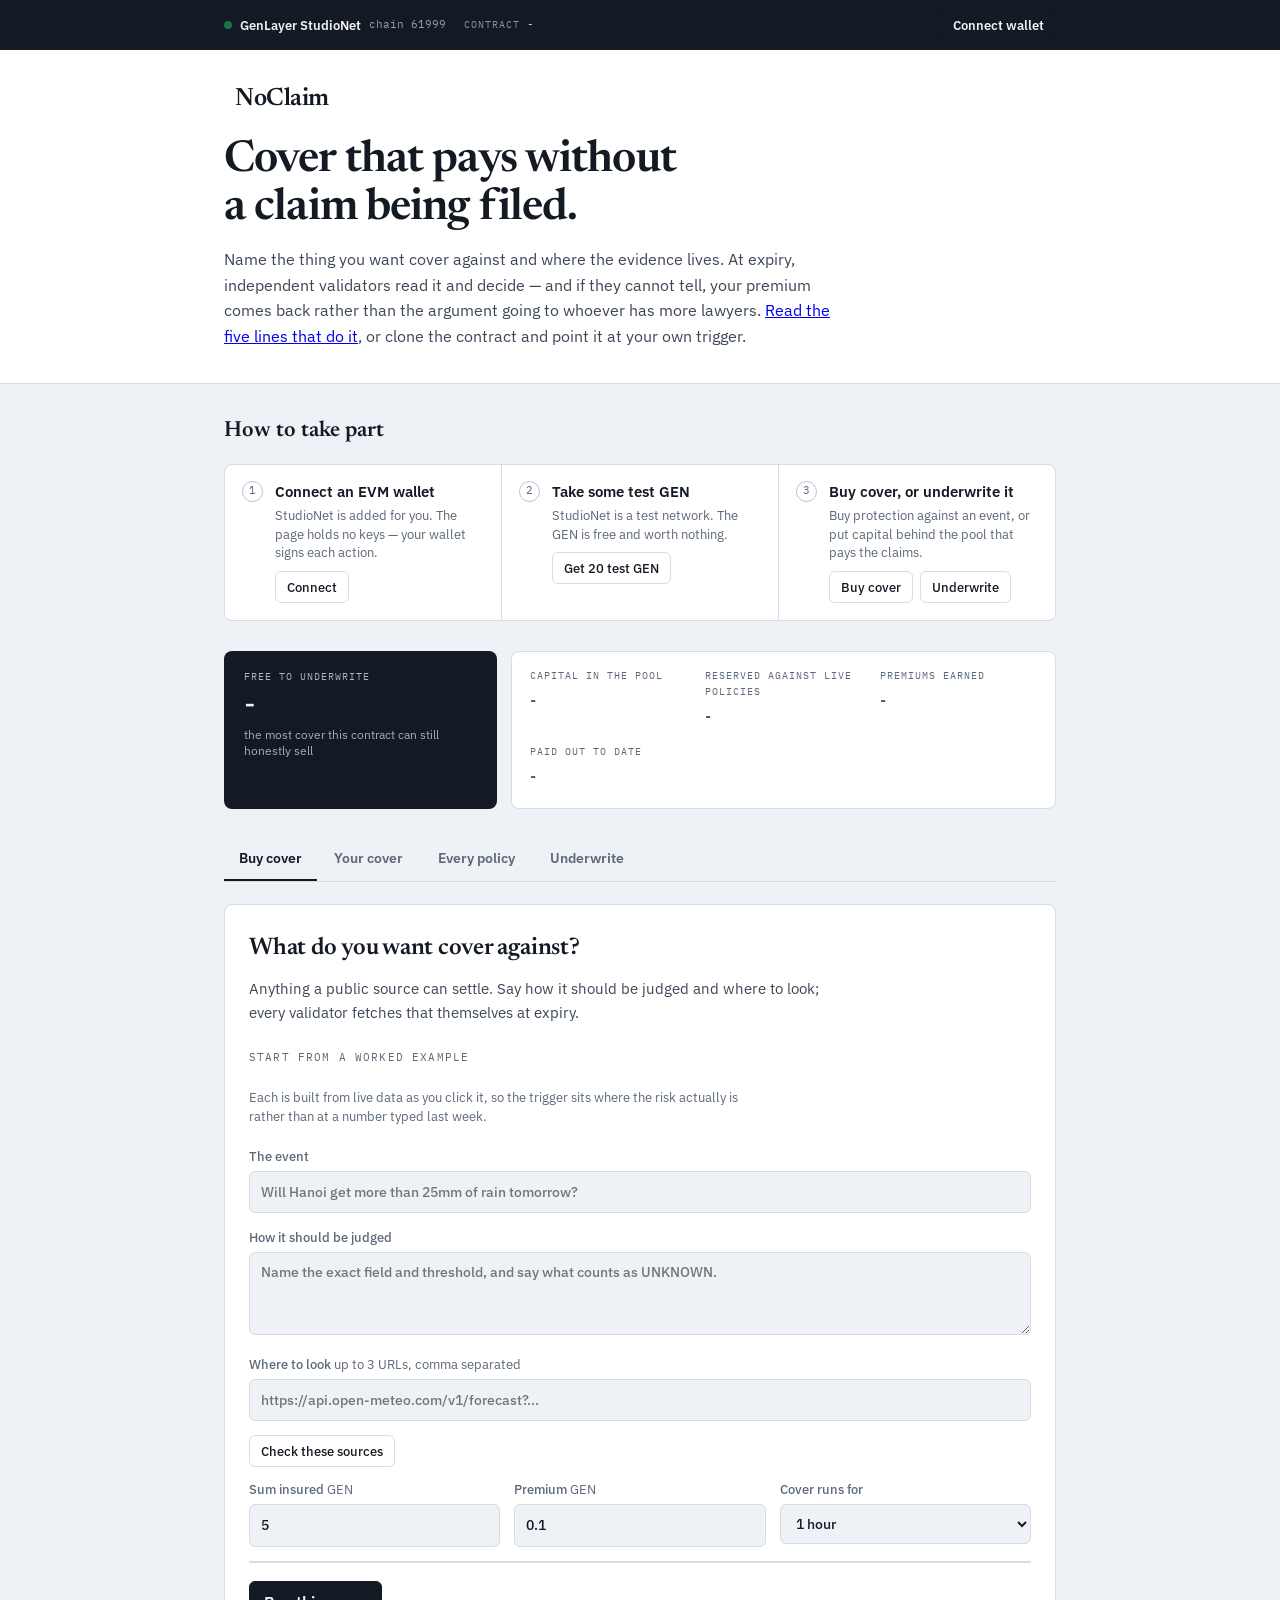
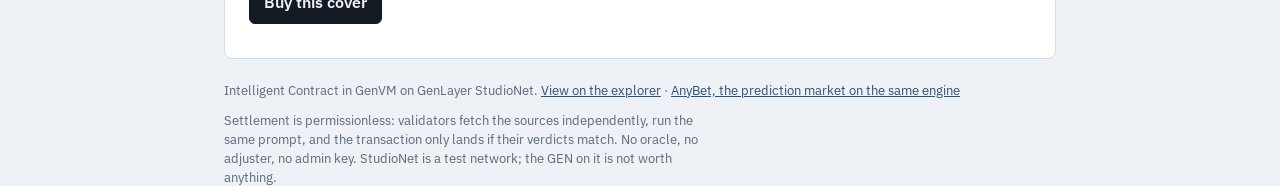
<file: frontend/noclaim.html>
<!doctype html>
<html lang="en">
<head>
<meta charset="utf-8">
<meta name="viewport" content="width=device-width, initial-scale=1">
<title>NoClaim - cover that pays without a claim</title>
<meta name="description" content="Parametric cover on GenLayer. Name the trigger, pay a premium, and validators settle it from evidence. If they cannot, your premium comes back.">
<link rel="preconnect" href="https://fonts.googleapis.com">
<link rel="preconnect" href="https://fonts.gstatic.com" crossorigin>
<link rel="stylesheet" href="https://fonts.googleapis.com/css2?family=Newsreader:ital,opsz,wght@0,6..72,400;0,6..72,500;0,6..72,600;0,6..72,700&family=IBM+Plex+Mono:wght@400;500;600&family=IBM+Plex+Sans:wght@400;500;600&display=swap">
<link rel="icon" id="favicon" href="data:,">
<link rel="stylesheet" href="styles.css">
<script type="importmap">
{
  "imports": {
    "genlayer-js": "https://esm.sh/genlayer-js@1.1.8",
    "genlayer-js/chains": "https://esm.sh/genlayer-js@1.1.8/chains",
    "genlayer-js/types": "https://esm.sh/genlayer-js@1.1.8/types"
  }
}
</script>
</head>
<body class="desk">

<!-- The network is not a footnote. Which chain this is talking to, which
     contract, and whether the wallet agrees, all live above everything else. -->
<div class="netbar" id="netbar">
  <div class="wrap netbar-inner">
    <span class="net-state" id="net-state">
      <span class="dot" id="net-dot"></span>
      <strong id="net-name">GenLayer StudioNet</strong>
      <span class="net-id" id="net-id">chain 61999</span>
    </span>
    <a class="net-contract" id="net-contract" href="#" target="_blank" rel="noopener" title="View the contract on the explorer">
      <span class="label">contract</span>
      <code id="contract-address">-</code>
    </a>
    <div class="netbar-right">
      <button id="btn-switch-chain" class="warnbtn" hidden>Switch to StudioNet</button>
      <span class="net-account" id="net-account" hidden>
        <code id="wallet-address">-</code>
        <!-- The wallet's own balance, because a payout of a few GEN into an
             account holding millions is invisible in the wallet itself, and
             that is exactly how "the money never arrived" gets reported. -->
        <span class="net-gen"><code id="wallet-gen">-</code> GEN</span>
        <button id="btn-signout" class="link">disconnect</button>
      </span>
      <button id="btn-connect" class="primary small">Connect wallet</button>
    </div>
  </div>
</div>

<header class="hero">
  <div class="wrap">
    <a class="lockup" href="index.html" title="Back to the home page">
      <span class="mark-slot" id="mark-slot"></span>
      <span class="wordmark">NoClaim</span>
    </a>
    <h1>Cover that pays without a claim being filed.</h1>
    <p class="hero-lede">
      Name the thing you want cover against and where the evidence lives. At
      expiry, independent validators read it and decide &mdash; and if they
      cannot tell, your premium comes back rather than the argument going to
      whoever has more lawyers.
      <a href="index.html#build">Read the five lines that do it</a>, or clone
      the contract and point it at your own trigger.
    </p>
  </div>
</header>

<!-- Where you are, right now, in three concrete steps. Ticks fill in from real
     state rather than being a static list of instructions. -->
<section class="wrap start" id="start">
  <div class="start-head">
    <h2>How to take part</h2>
    <span class="start-progress" id="start-progress"></span>
  </div>
  <ol class="steps-live" id="steps-live">
    <li id="step-connect">
      <span class="tick"></span>
      <div>
        <h3>Connect an EVM wallet</h3>
        <p>StudioNet is added for you. The page holds no keys &mdash; your wallet signs each action.</p>
        <button class="ghost small" id="step-connect-btn">Connect</button>
      </div>
    </li>
    <li id="step-gen">
      <span class="tick"></span>
      <div>
        <h3>Take some test GEN</h3>
        <p>StudioNet is a test network. The GEN is free and worth nothing.</p>
        <button class="ghost small" id="step-gen-btn">Get 20 test GEN</button>
      </div>
    </li>
    <li id="step-act">
      <span class="tick"></span>
      <div>
        <h3>Buy cover, or underwrite it</h3>
        <p>Buy protection against an event, or put capital behind the pool that pays the claims.</p>
        <div class="step-actions">
          <button class="ghost small" id="step-buy-btn">Buy cover</button>
          <button class="ghost small" id="step-uw-btn">Underwrite</button>
        </div>
      </div>
    </li>
  </ol>
</section>

<!-- The pool, in the terms that matter to each side of it. -->
<section class="wrap pool-strip">
  <div class="pool-card">
    <span class="pool-label">Free to underwrite</span>
    <span class="pool-figure" id="stat-free">-</span>
    <span class="pool-note">the most cover this contract can still honestly sell</span>
  </div>
  <div class="pool-side">
    <div><dt>Capital in the pool</dt><dd id="stat-total">-</dd></div>
    <div><dt>Reserved against live policies</dt><dd id="stat-reserved">-</dd></div>
    <div><dt>Premiums earned</dt><dd id="stat-earned">-</dd></div>
    <div><dt>Paid out to date</dt><dd id="stat-paid">-</dd></div>
  </div>
</section>

<main class="wrap">

  <div class="tabs" role="tablist">
    <button class="tab active" data-tab="buy" role="tab">Buy cover</button>
    <button class="tab" data-tab="mine" role="tab">Your cover <span class="count" id="tab-mine-count"></span></button>
    <button class="tab" data-tab="book" role="tab">Every policy <span class="count" id="tab-book-count"></span></button>
    <button class="tab" data-tab="underwrite" role="tab">Underwrite</button>
  </div>

  <!-- Buy -->
  <section class="tabpanel active" id="panel-buy">
    <div class="panel">
      <h2>What do you want cover against?</h2>
      <p class="lede">
        Anything a public source can settle. Say how it should be judged and
        where to look; every validator fetches that themselves at expiry.
      </p>

      <div class="templates">
        <span class="eyebrow">Start from a worked example</span>
        <div class="template-chips" id="template-chips"></div>
        <p class="fineprint" id="template-note">
          Each is built from live data as you click it, so the trigger sits where
          the risk actually is rather than at a number typed last week.
        </p>
      </div>

      <form id="buy-form">
        <label>
          The event
          <input id="f-trigger" maxlength="300" required
                 placeholder="Will Hanoi get more than 25mm of rain tomorrow?">
        </label>
        <label>
          How it should be judged
          <textarea id="f-criteria" maxlength="600" rows="3" required
                    placeholder="Name the exact field and threshold, and say what counts as UNKNOWN."></textarea>
        </label>
        <label>
          Where to look <span class="hint-inline">up to 3 URLs, comma separated</span>
          <input id="f-sources" spellcheck="false"
                 placeholder="https://api.open-meteo.com/v1/forecast?...">
        </label>
        <div class="source-tools">
          <button type="button" id="btn-check-sources" class="ghost small">Check these sources</button>
          <span class="warn" id="source-warning" hidden></span>
        </div>
        <div id="source-preview" class="source-preview" hidden></div>

        <div class="row">
          <label>
            Sum insured <span class="hint-inline">GEN</span>
            <input id="f-payout" type="number" step="0.1" min="0.1" value="5">
          </label>
          <label>
            Premium <span class="hint-inline">GEN</span>
            <input id="f-premium" type="number" step="0.01" min="0" value="0.1">
          </label>
          <label>
            Cover runs for
            <select id="f-window">
              <option value="6">6 minutes</option>
              <option value="60" selected>1 hour</option>
              <option value="360">6 hours</option>
              <option value="1440">1 day</option>
              <option value="10080">1 week</option>
            </select>
          </label>
        </div>

        <div class="quote" id="quote"></div>
        <button type="submit" id="btn-buy" class="primary">Buy this cover</button>
        <p class="fineprint" id="buy-hint"></p>
      </form>
    </div>
  </section>

  <!-- Your cover -->
  <section class="tabpanel" id="panel-mine">
    <div class="collect-banner" id="collect-panel" hidden>
      <div>
        <strong id="collect-line"></strong>
        <p class="fineprint">A paid claim, a refunded premium, or both. It is credited to you until you take it.</p>
      </div>
      <button id="btn-collect-all" class="primary">Collect</button>
    </div>
    <dl class="mine-summary" id="mine-summary">
      <div><dt>Active cover</dt><dd><span id="mine-active">-</span> <span class="unit">GEN</span></dd></div>
      <div><dt>Premiums paid</dt><dd><span id="mine-premiums">-</span> <span class="unit">GEN</span></dd></div>
      <div><dt>Paid out to you</dt><dd><span id="mine-paid">-</span> <span class="unit">GEN</span></dd></div>
      <div><dt>Refunded to you</dt><dd><span id="mine-refunded">-</span> <span class="unit">GEN</span></dd></div>
    </dl>
    <div id="mine-policies"></div>
  </section>

  <!-- The book -->
  <section class="tabpanel" id="panel-book">
    <div class="section-head">
      <h2>Every policy written</h2>
      <button id="btn-refresh" class="link">Refresh</button>
    </div>
    <p class="lede">
      The whole book is public. Anyone can settle a policy once it expires
      &mdash; there is no adjuster to appoint and no queue to join.
    </p>
    <div id="policies"></div>
  </section>

  <!-- Underwrite -->
  <section class="tabpanel" id="panel-underwrite">
    <div class="panel">
      <h2>Put capital behind the pool</h2>
      <p class="lede">
        You are taking real risk: a run of fired policies loses some of it, and
        premiums are what you are paid for carrying that. What cannot happen is
        capital vanishing into cover that was never backed &mdash; every policy
        reserves its payout the moment it is written, and you can only withdraw
        what is unreserved.
      </p>
      <dl class="mine-summary">
        <div><dt>Your stake</dt><dd><span id="uw-stake">-</span> <span class="unit">GEN</span></dd></div>
        <div><dt>Premiums earned by the pool</dt><dd><span id="uw-earned">-</span> <span class="unit">GEN</span></dd></div>
        <div><dt>Free to withdraw</dt><dd><span id="uw-free">-</span> <span class="unit">GEN</span></dd></div>
        <div><dt>Underwriters</dt><dd id="uw-count">-</dd></div>
      </dl>
      <div class="account-actions" id="uw-actions">
        <button id="btn-fund-pool" class="primary">Add capital</button>
        <button id="btn-withdraw-pool" class="ghost">Withdraw</button>
      </div>
    </div>
  </section>

</main>

<footer class="wrap">
  <p>
    Intelligent Contract in GenVM on GenLayer StudioNet.
    <a id="explorer-link" href="#" target="_blank" rel="noopener">View on the explorer</a>
    <!-- anybet:start -->&middot; <a href="app.html">AnyBet, the prediction market on the same engine</a><!-- anybet:end -->
  </p>
  <p class="fineprint">
    Settlement is permissionless: validators fetch the sources independently, run
    the same prompt, and the transaction only lands if their verdicts match. No
    oracle, no adjuster, no admin key. StudioNet is a test network; the GEN on it
    is not worth anything.
  </p>
</footer>

<div id="toast" class="toast" hidden></div>

<script type="module" src="noclaim.js"></script>
</body>
</html>
</file>
<file: frontend/styles.css>
/* One identity, shared by every page here: a cool filing-paper ground, ink
   type, and three saturated colours reserved for the three things an
   adjudication can come back as. Nothing else is allowed to be loud. */

:root {
  --ground: #eef1f5;
  --surface: #ffffff;
  --sunk: #e7ebf1;
  --ink: #141a24;
  --ink-soft: #3c4757;
  --muted: #5c6979;
  --line: #d5dce4;
  --line-strong: #b8c2cf;

  --yes: #1f6f4a;
  --no: #a32e28;
  --unknown: #8a6212;
  --accent: #29527e;

  --display: "Newsreader", "Iowan Old Style", Georgia, serif;
  --body: "IBM Plex Sans", "Segoe UI", Helvetica, Arial, sans-serif;
  --mono: "IBM Plex Mono", ui-monospace, SFMono-Regular, Menlo, monospace;

  --radius: 8px;
}

@media (prefers-color-scheme: dark) {
  :root:not([data-theme="light"]) {
    --ground: #10141b;
    --surface: #171d26;
    --sunk: #1d242f;
    --ink: #e4e9f0;
    --ink-soft: #bcc6d3;
    --muted: #8d9aab;
    --line: #28313e;
    --line-strong: #3a4553;

    --yes: #58b585;
    --no: #e2776e;
    --unknown: #d9a441;
    --accent: #7ba7dd;
  }
}

:root[data-theme="dark"] {
  --ground: #10141b;
  --surface: #171d26;
  --sunk: #1d242f;
  --ink: #e4e9f0;
  --ink-soft: #bcc6d3;
  --muted: #8d9aab;
  --line: #28313e;
  --line-strong: #3a4553;

  --yes: #58b585;
  --no: #e2776e;
  --unknown: #d9a441;
  --accent: #7ba7dd;
}

* { box-sizing: border-box; }

body {
  margin: 0;
  background: var(--ground);
  color: var(--ink);
  font-family: var(--body);
  font-size: 15.5px;
  line-height: 1.6;
  -webkit-font-smoothing: antialiased;
}

body.busy { cursor: progress; }
body.busy button:not(.link) { opacity: .45; pointer-events: none; }

.wrap { max-width: 880px; margin: 0 auto; padding: 0 24px; }

code { font-family: var(--mono); font-size: .88em; }

h1, h2, h3 { text-wrap: balance; }

/* ---- masthead ---- */

.masthead {
  background: var(--surface);
  border-bottom: 1px solid var(--line);
}

.masthead-inner {
  display: flex;
  flex-wrap: wrap;
  gap: 24px;
  justify-content: space-between;
  align-items: flex-start;
  padding-top: 26px;
  padding-bottom: 24px;
}

.brand { flex: 1 1 260px; min-width: 0; }
.account { flex: 0 1 auto; }

/* ---- brand lockup ---- */

.lockup { display: flex; align-items: center; gap: 12px; }
.mark-slot { display: inline-flex; color: var(--ink); }
.mark { display: block; }

/* The chain this actually runs on, stated next to the name rather than buried
   in a footer - and the dot is live state, going amber the moment the wallet
   wanders off StudioNet. */
.chain-badge {
  display: inline-flex;
  align-items: center;
  gap: 7px;
  margin-top: 11px;
  padding: 4px 11px 4px 9px;
  border: 1px solid var(--line);
  border-radius: 20px;
  background: var(--ground);
  font-size: 12px;
  color: var(--muted);
  text-decoration: none;
}
.chain-badge:hover { border-color: var(--line-strong); }
.chain-badge strong { color: var(--ink); font-weight: 600; }
.chain-badge .sep { color: var(--line-strong); }
.chain-badge .dot {
  width: 7px;
  height: 7px;
  border-radius: 50%;
  background: var(--yes);
  flex-shrink: 0;
}
.chain-badge .dot.bad { background: var(--unknown); }

.brand h1 {
  font-family: var(--display);
  font-weight: 500;
  font-size: 38px;
  letter-spacing: -.02em;
  margin: 0;
  line-height: 1;
}

.tagline {
  margin: 7px 0 0;
  color: var(--muted);
  font-size: 14.5px;
  max-width: 42ch;
}

/* ---- account panel ---- */

.account {
  min-width: 330px;
  background: var(--sunk);
  border: 1px solid var(--line);
  border-radius: var(--radius);
  padding: 14px 16px;
}

.account-grid {
  display: grid;
  grid-template-columns: 1fr 1fr;
  gap: 10px 18px;
  margin: 0 0 12px;
}
.account-grid div { min-width: 0; }
.account-grid dt {
  font-family: var(--mono);
  font-size: 10px;
  letter-spacing: .1em;
  text-transform: uppercase;
  color: var(--muted);
  margin-bottom: 2px;
}
.account-grid dd {
  margin: 0;
  font-size: 14px;
  font-variant-numeric: tabular-nums;
  display: flex;
  align-items: baseline;
  gap: 6px;
  flex-wrap: wrap;
}
.unit { color: var(--muted); font-size: 12px; }

.account-actions { display: flex; flex-wrap: wrap; gap: 6px; }

/* ---- buttons ---- */

button {
  font: inherit;
  font-weight: 500;
  border-radius: 6px;
  cursor: pointer;
  border: 1px solid transparent;
  padding: 8px 14px;
  background: var(--sunk);
  color: var(--ink);
  transition: background .12s, border-color .12s;
}
button:hover { border-color: var(--line-strong); }
button:focus-visible { outline: 2px solid var(--accent); outline-offset: 2px; }

button.primary {
  background: var(--ink);
  color: var(--ground);
  border-color: var(--ink);
  font-weight: 600;
}
button.primary:hover { filter: brightness(1.3); }

button.ghost { background: transparent; border-color: var(--line); }
button.ghost:hover { background: var(--surface); }
button.quiet { color: var(--muted); }

button.link {
  background: none;
  border: 0;
  padding: 0;
  color: var(--accent);
  font-size: 13px;
  text-decoration: underline;
  text-underline-offset: 3px;
}
button.link:hover { filter: brightness(1.2); border-color: transparent; }

button:disabled { opacity: .4; cursor: not-allowed; }
button:disabled:hover { border-color: transparent; filter: none; }

button.yes, button.no { color: #fff; font-weight: 600; }
button.yes { background: var(--yes); border-color: var(--yes); }
button.no { background: var(--no); border-color: var(--no); }

/* ---- shared blocks ---- */

.panel {
  background: var(--surface);
  border: 1px solid var(--line);
  border-radius: var(--radius);
  padding: 24px;
  margin-bottom: 22px;
}

.panel h2, .guide h2 {
  font-family: var(--display);
  font-weight: 600;
  font-size: 24px;
  letter-spacing: -.01em;
  margin: 0 0 10px;
}

.section-head { display: flex; justify-content: space-between; align-items: baseline; margin-bottom: 14px; }
.section-head h2 { margin: 0; }

.lede { color: var(--ink-soft); margin: 0 0 18px; max-width: 66ch; font-size: 15px; }
.fineprint { color: var(--muted); font-size: 12.5px; line-height: 1.5; margin: 10px 0 0; max-width: 62ch; }
.hint-inline { color: var(--muted); font-weight: 400; text-transform: none; letter-spacing: 0; }
.warn { color: var(--unknown); font-size: 13px; }

.eyebrow {
  font-family: var(--mono);
  font-size: 10.5px;
  letter-spacing: .11em;
  text-transform: uppercase;
  color: var(--muted);
}

.panel.login { border-color: var(--line-strong); }

/* ---- how to play ---- */

.guide { margin-bottom: 26px; }
.guide-head { display: flex; justify-content: space-between; align-items: baseline; margin-bottom: 14px; }
.guide-head h2 { margin: 0; }

.guide-steps {
  list-style: none;
  counter-reset: step;
  margin: 0;
  padding: 0;
  display: grid;
  grid-template-columns: repeat(auto-fit, minmax(150px, 1fr));
  gap: 1px;
  background: var(--line);
  border: 1px solid var(--line);
  border-radius: var(--radius);
  overflow: hidden;
}

.guide-steps li {
  counter-increment: step;
  background: var(--surface);
  padding: 14px 16px 16px;
}
.guide-steps li::before {
  content: counter(step);
  display: block;
  font-family: var(--mono);
  font-size: 11px;
  color: var(--muted);
  margin-bottom: 6px;
}
.guide-steps h3 { margin: 0 0 4px; font-size: 14px; font-weight: 600; }
.guide-steps p { margin: 0; font-size: 13px; color: var(--muted); line-height: 1.5; }

.guide-note { margin: 12px 0 0; font-size: 13px; color: var(--muted); max-width: 66ch; }

/* ---- forms ---- */

form label { display: block; margin-bottom: 14px; font-size: 12.5px; color: var(--muted); font-weight: 500; }
form .row { display: flex; gap: 14px; flex-wrap: wrap; }
form .row label { flex: 1; min-width: 130px; }

input, textarea, select {
  width: 100%;
  margin-top: 5px;
  padding: 9px 11px;
  background: var(--ground);
  border: 1px solid var(--line);
  border-radius: 6px;
  color: var(--ink);
  font: inherit;
  font-size: 14px;
}
input:focus, textarea:focus, select:focus {
  outline: 2px solid var(--accent);
  outline-offset: -1px;
  background: var(--surface);
}
textarea { resize: vertical; line-height: 1.5; }

.templates { margin-bottom: 20px; }
.template-chips { display: flex; flex-direction: column; gap: 10px; margin-top: 10px; }

/* Grouped by reach - planet, markets, cities, code - because that spread is the
   argument: one contract settles all of them without changing. */
.template-group { display: grid; grid-template-columns: 74px 1fr; gap: 12px; align-items: baseline; }
.group-name {
  font-family: var(--mono);
  font-size: 10px;
  letter-spacing: .1em;
  text-transform: uppercase;
  color: var(--muted);
  padding-top: 7px;
}
.group-chips { display: flex; flex-wrap: wrap; gap: 7px; }

@media (max-width: 560px) {
  .template-group { grid-template-columns: 1fr; gap: 4px; }
  .group-name { padding-top: 0; }
}

.chip {
  padding: 6px 13px;
  background: transparent;
  border: 1px solid var(--line-strong);
  border-radius: 16px;
  font-size: 13px;
}
.chip:hover { background: var(--sunk); }

.source-tools { display: flex; align-items: center; gap: 12px; flex-wrap: wrap; margin-bottom: 12px; }

.source-preview {
  border: 1px solid var(--line);
  border-radius: 6px;
  background: var(--ground);
  margin-bottom: 16px;
  overflow: hidden;
}
.source-row {
  display: grid;
  grid-template-columns: 74px 1fr;
  gap: 12px;
  padding: 10px 13px;
  border-bottom: 1px solid var(--line);
  font-size: 12.5px;
}
.source-row:last-child { border-bottom: 0; }
.source-row .status {
  font-family: var(--mono);
  font-size: 10.5px;
  letter-spacing: .08em;
  text-transform: uppercase;
}
.source-row.ok .status { color: var(--yes); }
.source-row.bad .status { color: var(--no); }
.source-row .body { min-width: 0; }
.source-row .url { color: var(--muted); word-break: break-all; display: block; margin-bottom: 3px; }
.source-row pre {
  margin: 0;
  font-family: var(--mono);
  font-size: 11.5px;
  color: var(--ink-soft);
  white-space: pre-wrap;
  word-break: break-word;
  max-height: 7em;
  overflow-y: auto;
}

/* ---- markets ---- */

.market {
  background: var(--surface);
  border: 1px solid var(--line);
  border-left: 3px solid var(--line-strong);
  border-radius: 0 var(--radius) var(--radius) 0;
  padding: 17px 19px;
  margin-bottom: 12px;
}
.market.open { border-left-color: var(--accent); }
.market.closed { border-left-color: var(--unknown); }

.market-head { display: flex; justify-content: space-between; gap: 14px; align-items: flex-start; margin-bottom: 4px; }
.market-head h3 {
  margin: 0;
  font-family: var(--display);
  font-weight: 600;
  font-size: 18px;
  line-height: 1.25;
}

.badge {
  flex-shrink: 0;
  font-family: var(--mono);
  font-size: 10.5px;
  letter-spacing: .06em;
  text-transform: uppercase;
  padding: 3px 9px;
  border-radius: 12px;
  border: 1px solid var(--line);
  color: var(--muted);
  white-space: nowrap;
}
.badge.open { color: var(--yes); border-color: var(--yes); }
.badge.closed { color: var(--unknown); border-color: var(--unknown); }
.badge.open.late { color: var(--unknown); border-color: var(--unknown); }

.criteria { color: var(--muted); font-size: 13px; margin: 0 0 14px; max-width: 74ch; }

/* The implied price, drawn. In a parimutuel pool the share of money on a side
   is the crowd's probability for it - the one number a prediction market exists
   to produce, and the one this page used to omit entirely. */

.book { margin-bottom: 14px; }

.odds-bar {
  display: flex;
  height: 8px;
  border-radius: 4px;
  overflow: hidden;
  background: var(--sunk);
  margin-bottom: 10px;
}
.odds-yes { background: var(--yes); transition: width .4s ease; }
.odds-no { background: var(--no); transition: width .4s ease; }

.book-rows { display: flex; gap: 10px; }

.pool {
  flex: 1;
  min-width: 0;
  padding: 11px 13px;
  border-radius: 6px;
  background: var(--ground);
  border: 1px solid var(--line);
  display: grid;
  grid-template-columns: auto 1fr;
  grid-template-areas: "side pct" "amount mult";
  gap: 2px 8px;
  align-items: baseline;
}
.pool .side { grid-area: side; font-family: var(--mono); font-size: 10.5px; font-weight: 600; letter-spacing: .1em; }
.pool .pct {
  grid-area: pct;
  justify-self: end;
  font-size: 21px;
  font-weight: 600;
  font-variant-numeric: tabular-nums;
  line-height: 1;
}
.pool .amount { grid-area: amount; font-size: 12.5px; color: var(--muted); font-variant-numeric: tabular-nums; }
.pool .mult { grid-area: mult; justify-self: end; font-size: 12px; color: var(--muted); text-align: right; }

.pool.yes .side, .pool.yes .pct { color: var(--yes); }
.pool.no .side, .pool.no .pct { color: var(--no); }

.verdict {
  background: var(--ground);
  border-left: 2px solid var(--accent);
  padding: 10px 13px;
  margin-bottom: 13px;
  border-radius: 0 5px 5px 0;
}
.verdict .label {
  font-family: var(--mono);
  font-size: 10px;
  letter-spacing: .1em;
  text-transform: uppercase;
  color: var(--muted);
}
.verdict p { margin: 4px 0 0; font-size: 13.5px; color: var(--ink-soft); }

.market-actions { display: flex; gap: 8px; align-items: center; flex-wrap: wrap; }
.market-actions .stake { width: 104px; margin: 0; font-variant-numeric: tabular-nums; }

.claim-row {
  display: flex;
  align-items: center;
  gap: 14px;
  padding: 11px 0;
  border-bottom: 1px solid var(--line);
}
.claim-row:last-child { border-bottom: 0; }
.claim-row span { flex: 1; font-size: 14px; }
.claim-row strong { font-variant-numeric: tabular-nums; }

.net-ok { color: var(--yes); }
.net-bad { color: var(--unknown); font-weight: 600; }

footer { padding-top: 22px; padding-bottom: 48px; color: var(--muted); font-size: 13px; }
footer a { color: var(--accent); }
footer p { margin: 0 0 6px; }

.toast {
  position: fixed;
  left: 50%;
  bottom: 24px;
  transform: translateX(-50%);
  max-width: min(640px, calc(100vw - 40px));
  padding: 12px 18px;
  border-radius: var(--radius);
  background: var(--surface);
  color: var(--ink);
  border: 1px solid var(--line-strong);
  border-left: 3px solid var(--accent);
  box-shadow: 0 10px 34px rgba(20, 26, 36, .18);
  font-size: 14px;
  z-index: 50;
}
.toast.success { border-left-color: var(--yes); }
.toast.error { border-left-color: var(--no); }

@media (max-width: 660px) {
  .pools { flex-direction: column; }
  .account { min-width: 0; width: 100%; }
  .brand h1 { font-size: 32px; }
}

@media (prefers-reduced-motion: reduce) {
  * { transition: none !important; }
}

/* ---- stats strip ---- */

.stats-strip {
  background: var(--surface);
  border-bottom: 1px solid var(--line);
  margin-bottom: 30px;
}
.stats {
  display: grid;
  grid-template-columns: repeat(auto-fit, minmax(140px, 1fr));
  gap: 18px;
  padding-top: 15px;
  padding-bottom: 15px;
}
.stats dt {
  font-family: var(--mono);
  font-size: 10px;
  letter-spacing: .1em;
  text-transform: uppercase;
  color: var(--muted);
  margin-bottom: 3px;
}
.stats dd {
  margin: 0;
  font-family: var(--display);
  font-size: 22px;
  font-weight: 600;
  font-variant-numeric: tabular-nums;
  line-height: 1.1;
}

/* ---- markets section ---- */

#markets-section { margin-bottom: 26px; }
.section-tools { display: flex; align-items: center; gap: 14px; }

.empty {
  border: 1px dashed var(--line-strong);
  border-radius: var(--radius);
  padding: 30px;
  text-align: center;
  color: var(--muted);
  margin: 0;
}

.panel.claimable { border-left: 3px solid var(--yes); }

/* ================= home page ================= */

.home-nav {
  background: var(--surface);
  border-bottom: 1px solid var(--line);
  position: sticky;
  top: 0;
  z-index: 20;
}
.home-nav-inner {
  display: flex;
  align-items: center;
  justify-content: space-between;
  gap: 18px;
  flex-wrap: wrap;
  padding-top: 14px;
  padding-bottom: 14px;
}
.home-nav nav { display: flex; align-items: center; gap: 14px; flex-wrap: wrap; }

.lockup { text-decoration: none; color: inherit; }
.wordmark {
  font-family: var(--display);
  font-size: 25px;
  font-weight: 600;
  letter-spacing: -.02em;
}

/* An anchor that has to read as a button. */
.btn-link {
  display: inline-flex;
  align-items: center;
  padding: 9px 17px;
  border-radius: 6px;
  border: 1px solid transparent;
  font-size: 14px;
  font-weight: 600;
  text-decoration: none;
}
.btn-link.primary { background: var(--ink); color: var(--ground); border-color: var(--ink); }
.btn-link.primary:hover { filter: brightness(1.3); }
.btn-link.ghost { border-color: var(--line-strong); color: var(--ink); background: transparent; }
.btn-link.ghost:hover { background: var(--sunk); }

.hero { padding: 68px 24px 56px; }
.hero .eyebrow { display: block; margin-bottom: 20px; }
.hero h1 {
  font-family: var(--display);
  font-weight: 600;
  font-size: clamp(40px, 6.4vw, 66px);
  line-height: 1.02;
  letter-spacing: -.028em;
  margin: 0 0 22px;
}
.hero-lede {
  font-size: 17.5px;
  line-height: 1.6;
  color: var(--ink-soft);
  max-width: 60ch;
  margin: 0 0 28px;
}
.hero-actions { display: flex; gap: 10px; flex-wrap: wrap; margin-bottom: 44px; }

.hero-stats {
  display: grid;
  grid-template-columns: repeat(auto-fit, minmax(150px, 1fr));
  gap: 20px;
  margin: 0;
  padding-top: 26px;
  border-top: 1px solid var(--line);
}
.hero-stats dt {
  font-family: var(--mono);
  font-size: 10px;
  letter-spacing: .1em;
  text-transform: uppercase;
  color: var(--muted);
  margin-bottom: 4px;
}
.hero-stats dd {
  margin: 0;
  font-family: var(--display);
  font-size: 30px;
  font-weight: 600;
  font-variant-numeric: tabular-nums;
  line-height: 1;
}
.hero-note { color: var(--muted); font-size: 12.5px; margin: 12px 0 0; }

body.home section { padding-top: 54px; padding-bottom: 54px; }
body.home .band { background: var(--surface); border-block: 1px solid var(--line); }
body.home h2 {
  font-family: var(--display);
  font-weight: 600;
  font-size: clamp(26px, 3.4vw, 34px);
  letter-spacing: -.018em;
  margin: 0 0 20px;
  max-width: 24ch;
}

.two-col {
  display: grid;
  grid-template-columns: repeat(auto-fit, minmax(280px, 1fr));
  gap: 22px;
  margin-bottom: 26px;
}
.two-col p { margin: 0; color: var(--ink-soft); }

.pull {
  font-family: var(--display);
  font-size: 20px;
  line-height: 1.45;
  color: var(--ink);
  border-left: 3px solid var(--accent);
  padding-left: 20px;
  max-width: 62ch;
  margin: 0;
}

.verdicts {
  display: grid;
  grid-template-columns: repeat(auto-fit, minmax(210px, 1fr));
  gap: 14px;
  margin: 26px 0 0;
}
.verdict-card {
  border-top: 3px solid var(--edge);
  background: var(--surface);
  border-right: 1px solid var(--line);
  border-bottom: 1px solid var(--line);
  border-left: 1px solid var(--line);
  padding: 15px 17px 17px;
}
.verdict-card .name {
  font-family: var(--mono);
  font-size: 12px;
  font-weight: 600;
  letter-spacing: .1em;
  color: var(--edge);
  margin: 0 0 6px;
}
.verdict-card p { margin: 0; font-size: 13.5px; line-height: 1.5; color: var(--ink-soft); }
.v-yes { --edge: var(--yes); }
.v-no { --edge: var(--no); }
.v-unknown { --edge: var(--unknown); }
.under-verdicts { margin: 22px 0 0; max-width: 66ch; color: var(--ink-soft); }

.home-markets { display: grid; gap: 12px; }
.home-market {
  display: block;
  text-decoration: none;
  color: inherit;
  background: var(--ground);
  border: 1px solid var(--line);
  border-left: 3px solid var(--line-strong);
  border-radius: 0 var(--radius) var(--radius) 0;
  padding: 16px 18px;
}
.home-market.open { border-left-color: var(--accent); }
.home-market:hover { border-color: var(--line-strong); background: var(--sunk); }
.hm-head { display: flex; justify-content: space-between; gap: 14px; align-items: flex-start; margin-bottom: 12px; }
.hm-head h3 {
  margin: 0;
  font-family: var(--display);
  font-size: 17px;
  font-weight: 600;
  line-height: 1.3;
}
.hm-foot {
  display: flex;
  gap: 16px;
  margin-top: 9px;
  font-size: 12.5px;
  font-variant-numeric: tabular-nums;
}
.hm-yes { color: var(--yes); font-weight: 600; }
.hm-no { color: var(--no); font-weight: 600; }
.hm-pool { color: var(--muted); margin-left: auto; }

figure.exhibit {
  margin: 24px 0;
  background: var(--surface);
  border: 1px solid var(--line);
  border-left: 3px solid var(--unknown);
  border-radius: 0 var(--radius) var(--radius) 0;
}
figure.exhibit figcaption {
  display: flex;
  flex-wrap: wrap;
  gap: 10px;
  justify-content: space-between;
  padding: 10px 18px;
  border-bottom: 1px solid var(--line);
  font-family: var(--mono);
  font-size: 10.5px;
  letter-spacing: .08em;
  text-transform: uppercase;
  color: var(--muted);
}
figure.exhibit .tag { color: var(--unknown); font-weight: 500; }
figure.exhibit blockquote {
  margin: 0;
  padding: 16px 18px;
  font-family: var(--display);
  font-size: 17px;
  line-height: 1.5;
  color: var(--ink);
}

.cta { background: var(--ink); color: var(--ground); }
.cta h2 { color: var(--ground); }
.cta p { color: var(--ground); opacity: .82; max-width: 56ch; margin: 0 0 24px; }
.cta .btn-link.primary { background: var(--ground); color: var(--ink); border-color: var(--ground); }

@media (max-width: 620px) {
  .hero { padding-top: 44px; }
  .home-nav { position: static; }
}

/* ---- the book: who is on which side ---- */

.book-toggle { margin-top: 12px; }

.book-log {
  margin-top: 10px;
  border: 1px solid var(--line);
  border-radius: 6px;
  overflow: hidden;
}
.book-row {
  display: grid;
  grid-template-columns: auto 42px 1fr auto;
  gap: 12px;
  align-items: baseline;
  padding: 8px 13px;
  border-bottom: 1px solid var(--line);
  font-size: 12.5px;
  background: var(--ground);
  font-variant-numeric: tabular-nums;
}
.book-row:last-child { border-bottom: 0; }
.book-row .who { color: var(--muted); }
.book-row .what { font-family: var(--mono); font-size: 10.5px; font-weight: 600; letter-spacing: .08em; }
.book-row.yes .what { color: var(--yes); }
.book-row.no .what { color: var(--no); }
.book-row .outcome { color: var(--muted); text-align: right; }
.book-empty { margin: 0; padding: 12px 13px; color: var(--muted); font-size: 13px; background: var(--ground); }

/* ================= the cover desk ================= */

.underwriter-grid { grid-template-columns: repeat(auto-fit, minmax(130px, 1fr)); margin-bottom: 14px; }

#policies-section { margin-bottom: 26px; }

.policy {
  background: var(--surface);
  border: 1px solid var(--line);
  border-left: 3px solid var(--line-strong);
  border-radius: 0 var(--radius) var(--radius) 0;
  padding: 17px 19px;
  margin-bottom: 12px;
}
.policy.live { border-left-color: var(--accent); }
.policy.due { border-left-color: var(--unknown); }
.policy.paid { border-left-color: var(--yes); }
.policy.refunded { border-left-color: var(--unknown); }

.policy-head { display: flex; justify-content: space-between; gap: 14px; align-items: flex-start; margin-bottom: 4px; }
.policy-head h3 {
  margin: 0;
  font-family: var(--display);
  font-weight: 600;
  font-size: 18px;
  line-height: 1.25;
}
.badge.live { color: var(--accent); border-color: var(--accent); }
.badge.due { color: var(--unknown); border-color: var(--unknown); }
.badge.paid { color: var(--yes); border-color: var(--yes); }
.badge.refunded { color: var(--unknown); border-color: var(--unknown); }

.terms { display: flex; gap: 10px; margin-bottom: 13px; flex-wrap: wrap; }
.term {
  flex: 1;
  min-width: 130px;
  padding: 10px 13px;
  border-radius: 6px;
  background: var(--ground);
  border: 1px solid var(--line);
  display: flex;
  flex-direction: column;
  gap: 2px;
}
.term-label {
  font-family: var(--mono);
  font-size: 10px;
  letter-spacing: .1em;
  text-transform: uppercase;
  color: var(--muted);
}
.term-value { font-size: 16px; font-variant-numeric: tabular-nums; }
.term-value.mono { font-family: var(--mono); font-size: 13px; }
.you {
  font-family: var(--body);
  font-size: 10px;
  text-transform: uppercase;
  letter-spacing: .08em;
  color: var(--accent);
  border: 1px solid var(--accent);
  border-radius: 10px;
  padding: 1px 6px;
  margin-left: 4px;
}

.verdict.paid { border-left-color: var(--yes); }
.verdict.refunded { border-left-color: var(--unknown); }

.policy-actions { display: flex; gap: 8px; align-items: center; flex-wrap: wrap; }

/* The quote: what it costs and whether the pool can back it, shown while the
   numbers are still being typed rather than after a refusal. */
.quote {
  border: 1px solid var(--line);
  border-radius: 6px;
  background: var(--ground);
  margin-bottom: 18px;
  overflow: hidden;
}
.quote-row {
  display: flex;
  justify-content: space-between;
  gap: 14px;
  align-items: baseline;
  padding: 9px 14px;
  border-bottom: 1px solid var(--line);
  font-size: 13px;
}
.quote-row:last-child { border-bottom: 0; }
.q-label { color: var(--muted); }
.q-value { font-variant-numeric: tabular-nums; text-align: right; }
.q-note { color: var(--muted); font-size: 12px; }
.quote-row.ok .q-value { color: var(--yes); }
.quote-row.bad .q-value { color: var(--no); }

.mine-summary {
  display: grid;
  grid-template-columns: repeat(auto-fit, minmax(130px, 1fr));
  gap: 12px 18px;
  margin: 0 0 14px;
  padding: 14px 16px;
  background: var(--surface);
  border: 1px solid var(--line);
  border-left: 3px solid var(--accent);
  border-radius: 0 var(--radius) var(--radius) 0;
}
.mine-summary dt {
  font-family: var(--mono);
  font-size: 10px;
  letter-spacing: .1em;
  text-transform: uppercase;
  color: var(--muted);
  margin-bottom: 3px;
}
.mine-summary dd {
  margin: 0;
  font-size: 19px;
  font-variant-numeric: tabular-nums;
  font-family: var(--display);
  font-weight: 600;
}
#mine-section { margin-bottom: 28px; }
#mine-section .section-head { margin-bottom: 12px; }

/* ================= cover desk: rebuilt ================= */

/* --- the network bar: which chain, which contract, who is connected --- */

.netbar {
  background: var(--ink);
  color: var(--ground);
  font-size: 12.5px;
  position: sticky;
  top: 0;
  z-index: 30;
}
.netbar.wrong { background: var(--unknown); color: #1a1206; }

.netbar-inner {
  display: flex;
  align-items: center;
  gap: 18px;
  flex-wrap: wrap;
  padding-top: 9px;
  padding-bottom: 9px;
}
.net-state { display: inline-flex; align-items: center; gap: 8px; }
.netbar .dot { width: 8px; height: 8px; border-radius: 50%; background: var(--yes); flex-shrink: 0; }
.netbar .dot.bad { background: #ffd479; }
.netbar strong { font-weight: 600; }
.net-id { opacity: .62; font-family: var(--mono); font-size: 11px; }

.net-contract {
  display: inline-flex;
  align-items: baseline;
  gap: 7px;
  color: inherit;
  text-decoration: none;
  opacity: .8;
}
.net-contract:hover { opacity: 1; text-decoration: underline; }
.net-contract .label {
  font-family: var(--mono);
  font-size: 10px;
  letter-spacing: .1em;
  text-transform: uppercase;
  opacity: .7;
}
.net-contract code { font-size: 11px; }

.netbar-right { margin-left: auto; display: inline-flex; align-items: center; gap: 12px; }
.net-account { display: inline-flex; align-items: center; gap: 9px; }
.net-account code { font-size: 11.5px; }
.netbar .link { color: inherit; opacity: .7; font-size: 11.5px; }
.netbar .link:hover { opacity: 1; }

button.small { padding: 5px 11px; font-size: 12.5px; }
button.warnbtn {
  background: var(--ground);
  color: var(--ink);
  border-color: var(--ground);
  font-weight: 600;
  padding: 5px 11px;
  font-size: 12.5px;
}

/* --- hero --- */

body.desk .hero {
  background: var(--surface);
  border-bottom: 1px solid var(--line);
  padding: 30px 0 34px;
  margin-bottom: 30px;
}
body.desk .hero .lockup { display: inline-flex; align-items: center; gap: 11px; margin-bottom: 18px; }
body.desk .hero h1 {
  font-family: var(--display);
  font-weight: 600;
  font-size: clamp(28px, 4.4vw, 44px);
  line-height: 1.08;
  letter-spacing: -.02em;
  margin: 0 0 14px;
  max-width: 20ch;
}
body.desk .hero .hero-lede {
  font-size: 16px;
  line-height: 1.6;
  color: var(--ink-soft);
  max-width: 62ch;
  margin: 0;
}

/* --- how to take part: live state, not a static list --- */

.start { margin-bottom: 30px; }
.start-head { display: flex; justify-content: space-between; align-items: baseline; margin-bottom: 14px; }
.start-head h2 {
  font-family: var(--display);
  font-weight: 600;
  font-size: 22px;
  margin: 0;
}
.start-progress { font-family: var(--mono); font-size: 11px; letter-spacing: .08em; color: var(--muted); }

.steps-live {
  list-style: none;
  counter-reset: step;
  margin: 0;
  padding: 0;
  display: grid;
  grid-template-columns: repeat(auto-fit, minmax(230px, 1fr));
  gap: 1px;
  background: var(--line);
  border: 1px solid var(--line);
  border-radius: var(--radius);
  overflow: hidden;
}
.steps-live li {
  counter-increment: step;
  background: var(--surface);
  padding: 15px 17px 17px;
  display: flex;
  gap: 12px;
  align-items: flex-start;
}
.steps-live li.done { background: var(--sunk); }
.steps-live li.done h3, .steps-live li.done p { opacity: .6; }

.steps-live .tick {
  flex-shrink: 0;
  width: 21px;
  height: 21px;
  border-radius: 50%;
  border: 1.5px solid var(--line-strong);
  color: var(--muted);
  font-family: var(--mono);
  font-size: 11px;
  display: inline-flex;
  align-items: center;
  justify-content: center;
  margin-top: 1px;
}
.steps-live .tick::before { content: counter(step); }
.steps-live li.done .tick {
  border-color: var(--yes);
  background: var(--yes);
  color: #fff;
}
.steps-live li.done .tick::before { content: "\2713"; }
.steps-live li.now .tick { border-color: var(--accent); color: var(--accent); }

.steps-live h3 { margin: 0 0 3px; font-size: 14.5px; font-weight: 600; }
.steps-live p { margin: 0 0 9px; font-size: 12.5px; color: var(--muted); line-height: 1.5; }
.steps-live button { margin: 0; }
.steps-live li.done button { display: none; }
.step-actions { display: flex; gap: 7px; flex-wrap: wrap; }

/* --- the pool, weighted to the number that matters --- */

.pool-strip {
  display: grid;
  grid-template-columns: minmax(220px, 1fr) 2fr;
  gap: 14px;
  margin-bottom: 28px;
}
.pool-card {
  background: var(--ink);
  color: var(--ground);
  border-radius: var(--radius);
  padding: 18px 20px;
  display: flex;
  flex-direction: column;
  gap: 3px;
}
.pool-label {
  font-family: var(--mono);
  font-size: 10px;
  letter-spacing: .1em;
  text-transform: uppercase;
  opacity: .72;
}
.pool-figure {
  font-family: var(--display);
  font-size: 34px;
  font-weight: 600;
  line-height: 1.05;
  font-variant-numeric: tabular-nums;
}
.pool-note { font-size: 11.5px; opacity: .68; line-height: 1.45; }

.pool-side {
  display: grid;
  grid-template-columns: repeat(auto-fit, minmax(140px, 1fr));
  gap: 12px 18px;
  padding: 16px 18px;
  background: var(--surface);
  border: 1px solid var(--line);
  border-radius: var(--radius);
}
.pool-side dt {
  font-family: var(--mono);
  font-size: 10px;
  letter-spacing: .1em;
  text-transform: uppercase;
  color: var(--muted);
  margin-bottom: 3px;
}
.pool-side dd {
  margin: 0;
  font-size: 18px;
  font-variant-numeric: tabular-nums;
  font-family: var(--display);
  font-weight: 600;
}

/* --- tabs: two audiences stop fighting over one scroll --- */

.tabs {
  display: flex;
  gap: 2px;
  border-bottom: 1px solid var(--line);
  margin-bottom: 22px;
  overflow-x: auto;
}
.tab {
  background: none;
  border: 0;
  border-bottom: 2px solid transparent;
  border-radius: 0;
  padding: 10px 15px;
  color: var(--muted);
  font-weight: 600;
  font-size: 14px;
  white-space: nowrap;
}
.tab:hover { color: var(--ink); border-color: transparent; }
.tab.active { color: var(--ink); border-bottom-color: var(--ink); }
.tab .count {
  font-family: var(--mono);
  font-size: 11px;
  font-weight: 500;
  color: var(--muted);
  margin-left: 3px;
}

.tabpanel { display: none; }
.tabpanel.active { display: block; }

.collect-banner {
  display: flex;
  gap: 16px;
  align-items: center;
  justify-content: space-between;
  flex-wrap: wrap;
  background: var(--surface);
  border: 1px solid var(--line);
  border-left: 3px solid var(--yes);
  border-radius: 0 var(--radius) var(--radius) 0;
  padding: 16px 18px;
  margin-bottom: 16px;
}
.collect-banner strong { font-size: 16px; }
.collect-banner .fineprint { margin: 3px 0 0; }

@media (max-width: 700px) {
  .pool-strip { grid-template-columns: 1fr; }
  .netbar-right { margin-left: 0; width: 100%; }
}

/* An element with the hidden attribute stays hidden, whatever display value a
   layout rule below gives it. Without this, `display: inline-flex` on a flex
   row quietly beats the attribute. */
[hidden] { display: none !important; }

/* Complete: the checklist stays, but stops shouting. It is still the only
   place on the page that explains what any of this is, so it is never removed
   - only quietened once you are through it. */
.start.complete { padding-top: 22px; padding-bottom: 22px; }
.start.complete .steps-live p,
.start.complete .steps-live button { display: none; }
.start.complete .steps-live li { padding: 12px 14px; }
.start.complete .steps-live h3 { margin: 0; }
.start.complete .start-progress { color: var(--yes); }

/* Two contracts, one engine. Equal width on purpose: the cover desk is the
   half that works without a counterparty, and a narrower card would say the
   opposite of what the section is for. */
.products { padding: 56px 0 8px; }
.product-grid {
  display: grid;
  grid-template-columns: repeat(auto-fit, minmax(280px, 1fr));
  gap: 16px;
  margin-top: 24px;
}
.product {
  display: flex;
  flex-direction: column;
  gap: 9px;
  padding: 26px 24px 22px;
  border: 1px solid var(--line);
  border-radius: 12px;
  background: var(--surface);
  text-decoration: none;
  color: inherit;
  transition: border-color .15s ease, transform .15s ease;
}
.product:hover { border-color: var(--ink); transform: translateY(-2px); }
.product h3 { margin: 0; font-size: 21px; line-height: 1.25; }
.product p { margin: 0; color: var(--muted); line-height: 1.55; }
.product-go {
  margin-top: 8px;
  font-family: var(--mono);
  font-size: 12px;
  letter-spacing: .04em;
  text-transform: uppercase;
}
.product-go::after { content: " \2192"; }
.home .netbar .net-contract + .net-contract { margin-left: 4px; }

/* The netbar is the one thing that stays. Two sticky bars at top:0 stack on
   top of each other, and the network is the one that has to win. */
.home-nav { position: static; }

/* --- the cover landing ------------------------------------------------ */

/* The left edge carries the verdict, so a glance down the list reads as a
   history of decisions rather than a list of rows. */
.home-market.live { border-left-color: var(--accent); }
.home-market.due { border-left-color: var(--unknown); }
.home-market.paid { border-left-color: var(--no); }
.home-market.refunded { border-left-color: var(--unknown); }
.home-market.expired { border-left-color: var(--yes); }
.badge.expired { color: var(--yes); border-color: var(--yes); }

.hm-reason {
  margin: 0 0 12px;
  color: var(--ink-soft);
  font-size: 13.5px;
  line-height: 1.55;
  max-width: 76ch;
}

/* The claim and the numbers behind it, side by side. Solvency asserted in
   prose is a promise; solvency next to the figures is an audit. */
.solvency {
  display: grid;
  grid-template-columns: repeat(auto-fit, minmax(180px, 1fr));
  gap: 1px;
  margin: 28px 0 14px;
  background: var(--line);
  border: 1px solid var(--line);
  border-radius: var(--radius);
  overflow: hidden;
}
.solvency > div {
  background: var(--surface);
  padding: 18px 20px;
  display: flex;
  flex-direction: column;
}
.solvency dt {
  font-family: var(--mono);
  font-size: 10.5px;
  letter-spacing: .06em;
  text-transform: uppercase;
  color: var(--muted);
  margin-bottom: 7px;
}
/* A label that wraps to two lines must not push its figure out of line with
   the others; the numbers are meant to be read across. */
.solvency dd {
  margin: auto 0 0;
  font-family: var(--display);
  font-size: 25px;
  font-variant-numeric: tabular-nums;
}
body.home .band .solvency > div { background: var(--ground); }

/* --- narrow screens --------------------------------------------------- */

/* A long verdict badge was refusing to shrink next to a heading that wanted
   the same row, so the card grew past the viewport and the whole page scrolled
   sideways. The badge keeps its own line instead. */
@media (max-width: 620px) {
  .hm-head { flex-wrap: wrap; }
  .hm-head h3 { flex: 1 1 100%; }
  .hm-head .badge { white-space: normal; }
  .home-market .hm-foot { flex-wrap: wrap; row-gap: 6px; }
}

/* The netbar is sticky, so on a phone every extra row is screen the page never
   gets back. It falls to what it is actually for - which network, and the
   contract this page is about.
   Only on the landing pages: on the two desks .netbar-right holds Connect
   wallet and the account, and a phone needs those more than a desktop does. */
@media (max-width: 620px) {
  .netbar-inner { gap: 6px 14px; padding-top: 9px; padding-bottom: 9px; }
  .net-contract .label { display: none; }
  body.home .netbar .netbar-right { display: none; }
  /* The second contract chip, whichever page's it is. Each landing leads with
     its own, so keeping the first is right on both. */
  body.home .netbar .net-contract ~ .net-contract { display: none; }
}

/* Wide letter-spacing on a line that has to wrap reads as two broken lines
   rather than one label. */
@media (max-width: 620px) {
  .eyebrow { letter-spacing: .04em; }
  .hero h1 { font-size: clamp(30px, 8.5vw, 40px); }
}

/* Four tabs at 15px of side padding overflow a phone by about a tab's width,
   and a tab strip that scrolls with nothing to say it does looks like three
   tabs. Tightened until all four fit; the strip still scrolls if a label grows. */
@media (max-width: 620px) {
  .tab { padding-left: 6px; padding-right: 6px; font-size: 12.5px; letter-spacing: -.005em; }
  .tab .count { margin-left: 4px; }
  .tabs { scrollbar-width: none; }
  .tabs::-webkit-scrollbar { display: none; }
}

/* --- the shapes grid, and code for developers ------------------------- */

/* One card is built and three are not, and the difference has to be visible
   at a glance - a landing page that lets four equal cards imply four shipped
   products is lying by layout. */
/* Two by two, not three and an orphan: four cards where one is marked built
   and three are not should read as one comparison, not a ragged row. */
.shapes {
  display: grid;
  grid-template-columns: repeat(auto-fit, minmax(min(100%, 330px), 1fr));
  gap: 12px;
  margin: 26px 0 22px;
}
.shape {
  padding: 18px 20px 20px;
  border: 1px solid var(--line);
  border-radius: var(--radius);
  background: var(--surface);
}
.shape.built { border-color: var(--ink); }
.shape h3 { margin: 8px 0 7px; font-size: 18px; }
.shape p { margin: 0; color: var(--muted); font-size: 13.5px; line-height: 1.55; }
.shape-tag {
  font-family: var(--mono);
  font-size: 9.5px;
  letter-spacing: .1em;
  text-transform: uppercase;
  color: var(--muted);
  border: 1px solid var(--line);
  border-radius: 10px;
  padding: 2px 8px;
}
.shape.built .shape-tag { color: var(--ground); background: var(--ink); border-color: var(--ink); }

figure.code {
  margin: 24px 0;
  border: 1px solid var(--line);
  border-radius: var(--radius);
  background: var(--surface);
  overflow: hidden;
}
figure.code figcaption {
  font-family: var(--mono);
  font-size: 11px;
  letter-spacing: .04em;
  color: var(--muted);
  padding: 10px 16px;
  border-bottom: 1px solid var(--line);
  background: var(--sunk);
}
/* Code is the one thing on this page allowed its own scrollbar: wrapping a
   line of Python moves it somewhere it does not belong. */
figure.code pre {
  margin: 0;
  padding: 16px;
  overflow-x: auto;
  font-family: var(--mono);
  font-size: 12.5px;
  line-height: 1.7;
  color: var(--ink);
}
figure.code code { font-size: inherit; }
figure.code .c { color: var(--muted); }
figure.code .k { color: var(--accent); font-weight: 600; }
figure.code .s { color: var(--yes); }

.build-h3 {
  font-family: var(--display);
  font-size: 24px;
  font-weight: 600;
  letter-spacing: -.01em;
  margin: 44px 0 10px;
}

@media (max-width: 620px) {
  figure.code pre { font-size: 11.5px; padding: 13px; }
}

/* The wallet's own balance, beside its address. Tabular figures because the
   point of it is watching one number change by a small amount. */
.net-gen {
  font-family: var(--mono);
  font-size: 11.5px;
  opacity: .72;
  font-variant-numeric: tabular-nums;
}
.net-gen code { font-size: inherit; }
@media (max-width: 620px) { .net-gen { display: none; } }
</file>
